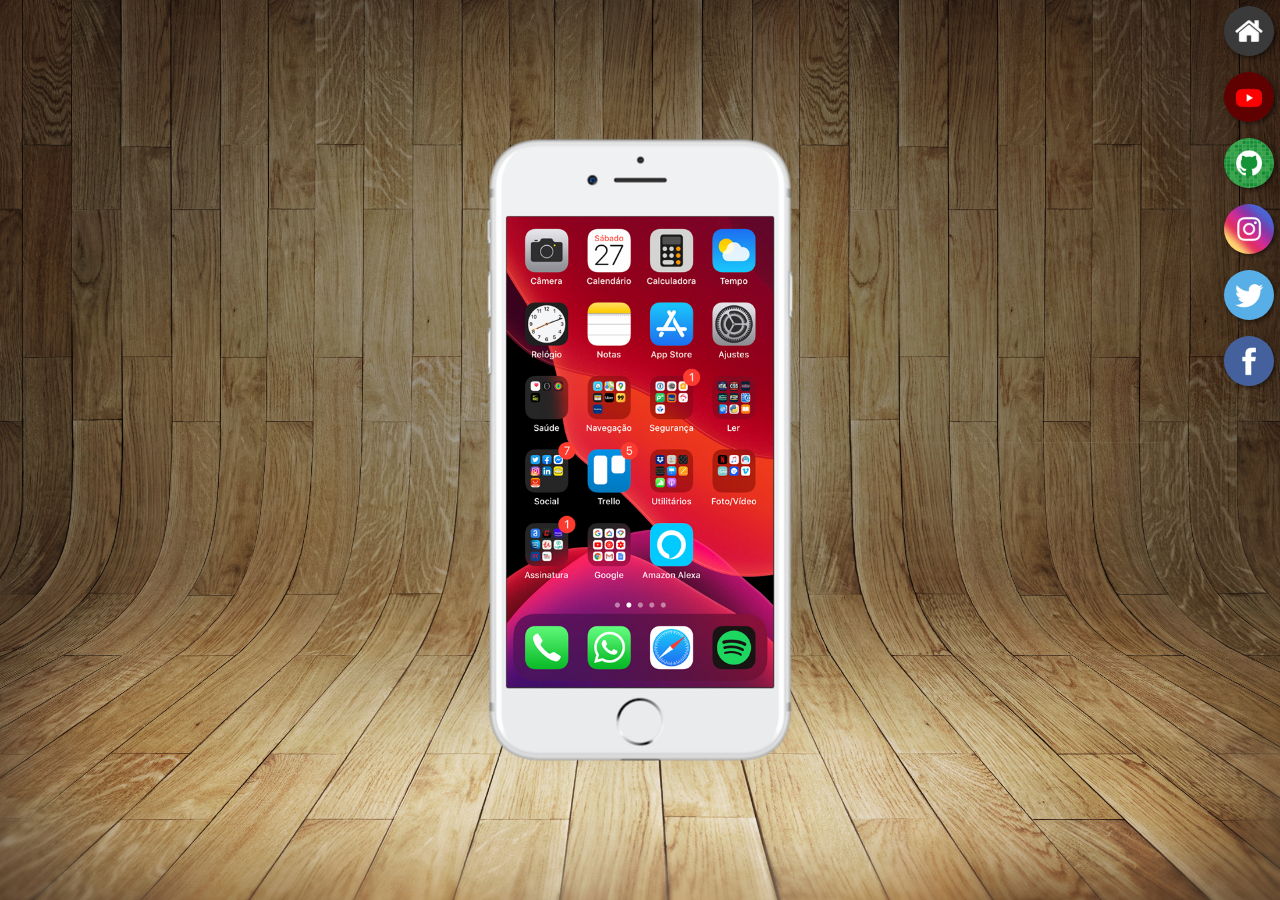
<file: index.html>
<!DOCTYPE html>
<html lang="pt-br">
<head>
    <meta charset="UTF-8">
    <meta name="viewport" content="width=device-width, initial-scale=1.0">
    <link rel="shortcut icon" href="../imagens/favicon.ico" type="image/x-icon">
    <link rel="stylesheet" href="style/style.css">

    <title>Projeto Redes Sociais</title>
</head>
<body>
    <main>
        <section id="telefone">
            <iframe src="home.html" name="tela" id="tela" frameborder="0">Seu Navegador não é compatível com o carregamento !</iframe>
        </section>

        <section id="redes-sociais">
            <a href="home.html" target="tela">
                <img src="imagens/logo-home.jpg" alt="Tela Inicial">
            </a> <br>
            <a href="youtube.html" target="tela">
                <img src="imagens/logo-youtube.jpg" alt="Youtube">
            </a> <br>
            <a href="github.html" target="tela">
                <img src="imagens/logo-github.jpg" alt="Github">
            </a> <br>
            <a href="instagram.html" target="tela">
                <img src="imagens/logo-instagram.jpg" alt="Instagram">
            </a> <br>
            <a href="twitter.html" target="tela">
                <img src="imagens/logo-twitter.jpg" alt="Twitter">
            </a> <br>
            <a href="facebook.html" target="tela">
                <img src="imagens/logo-facebook.jpg" alt="Facebook">
            </a>
        </section>
    </main>
</body>
</html>
</file>
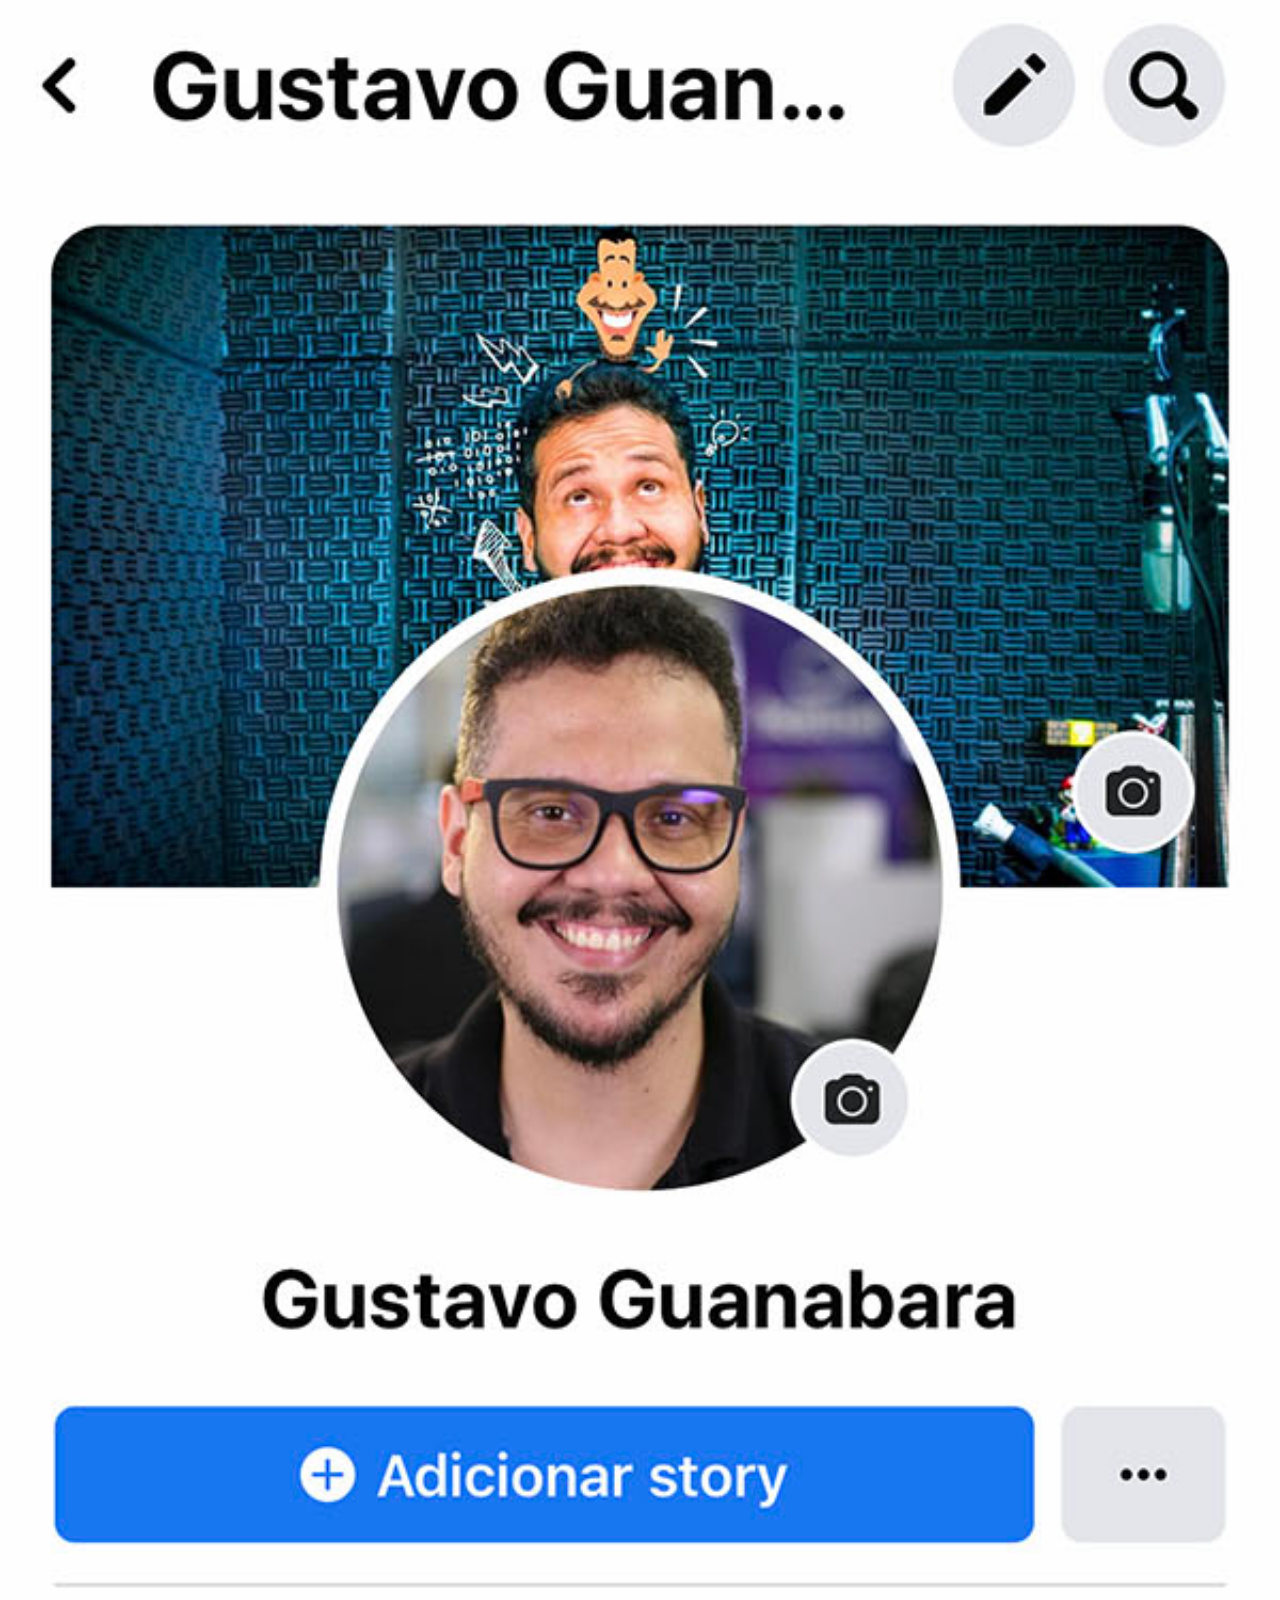
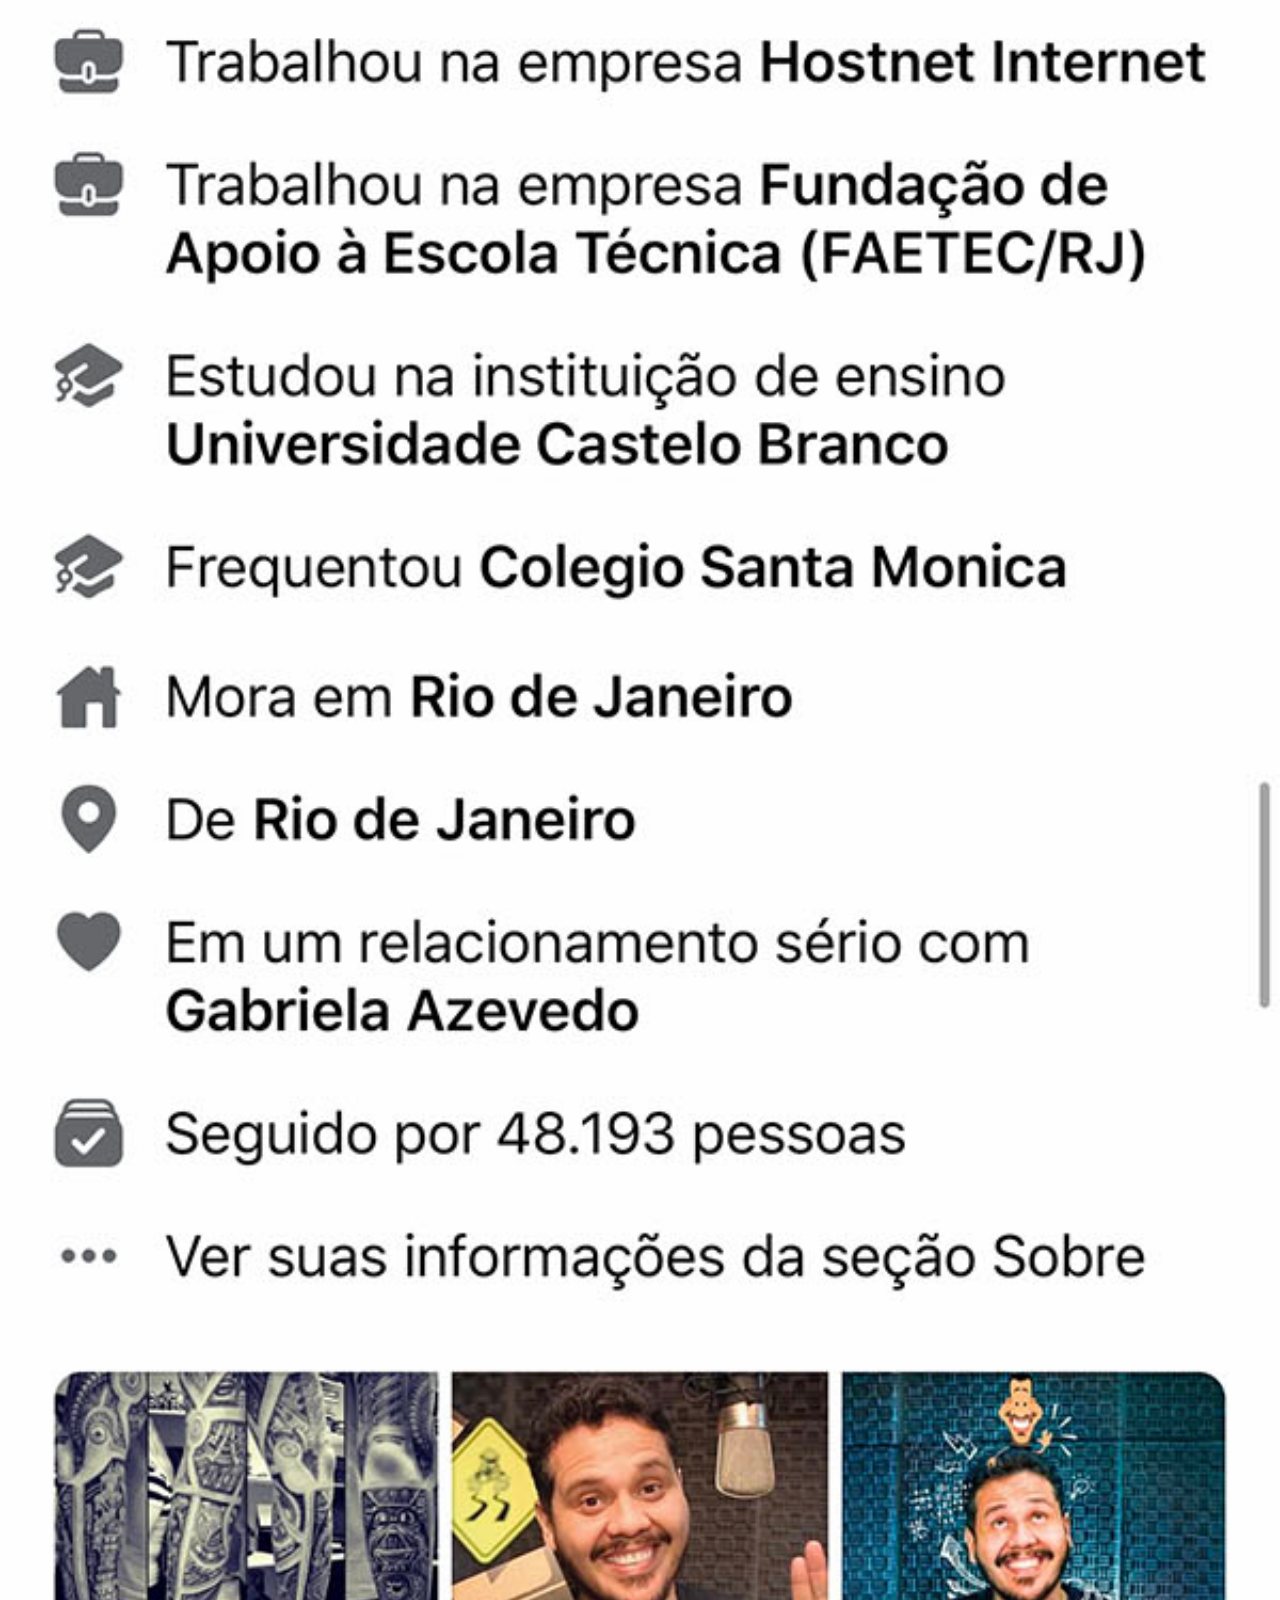
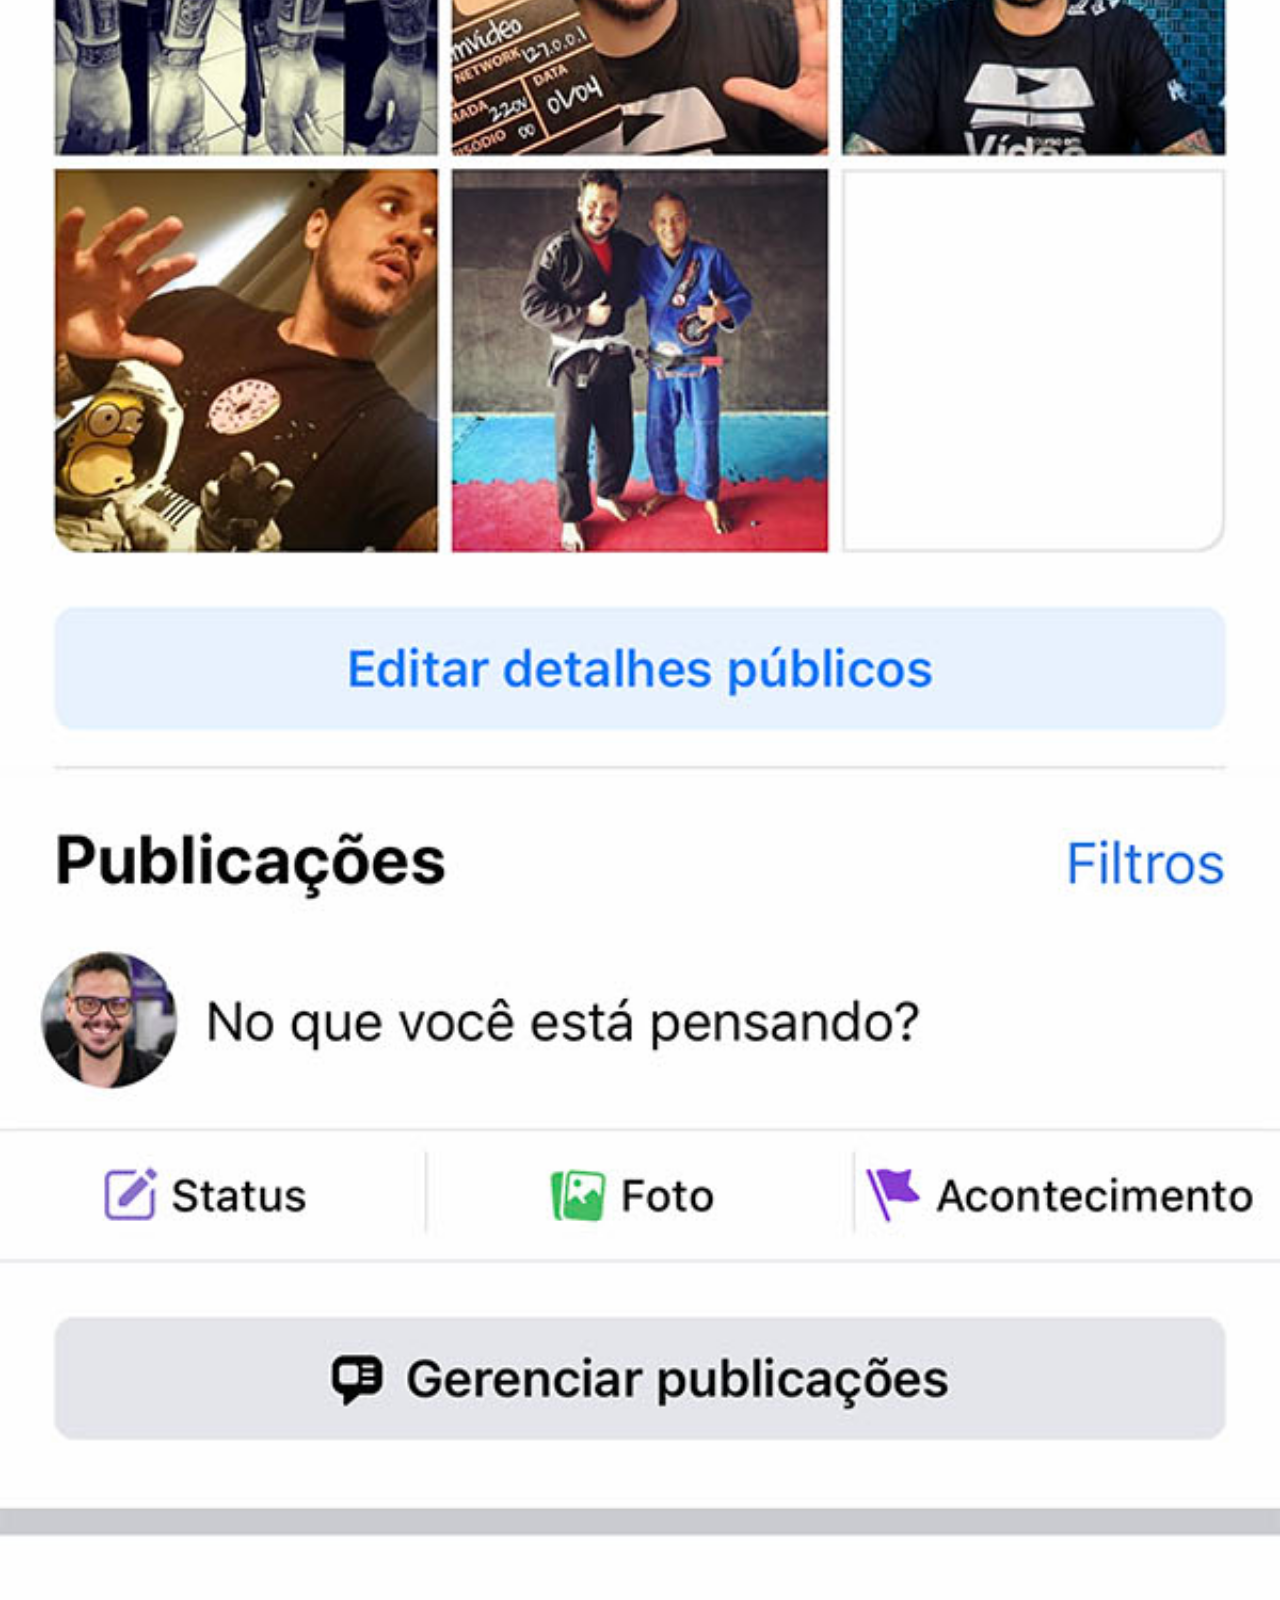
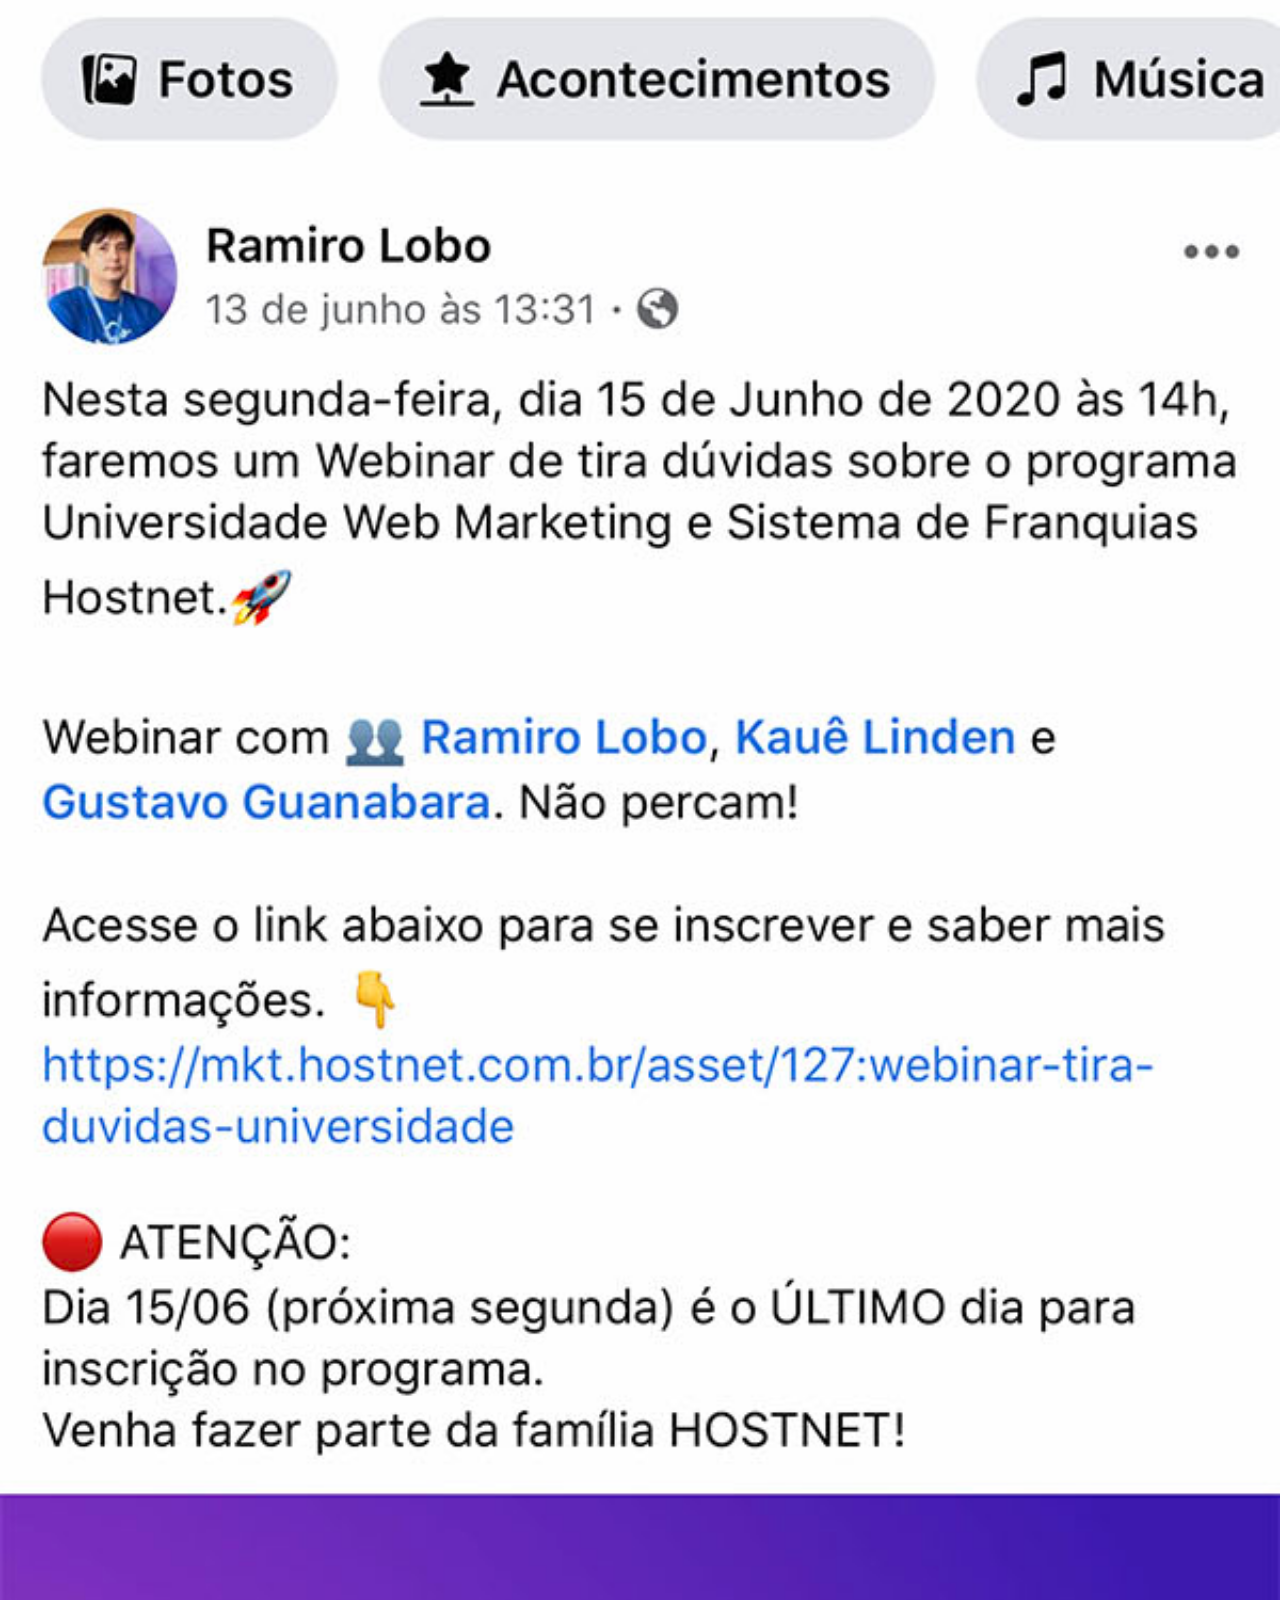
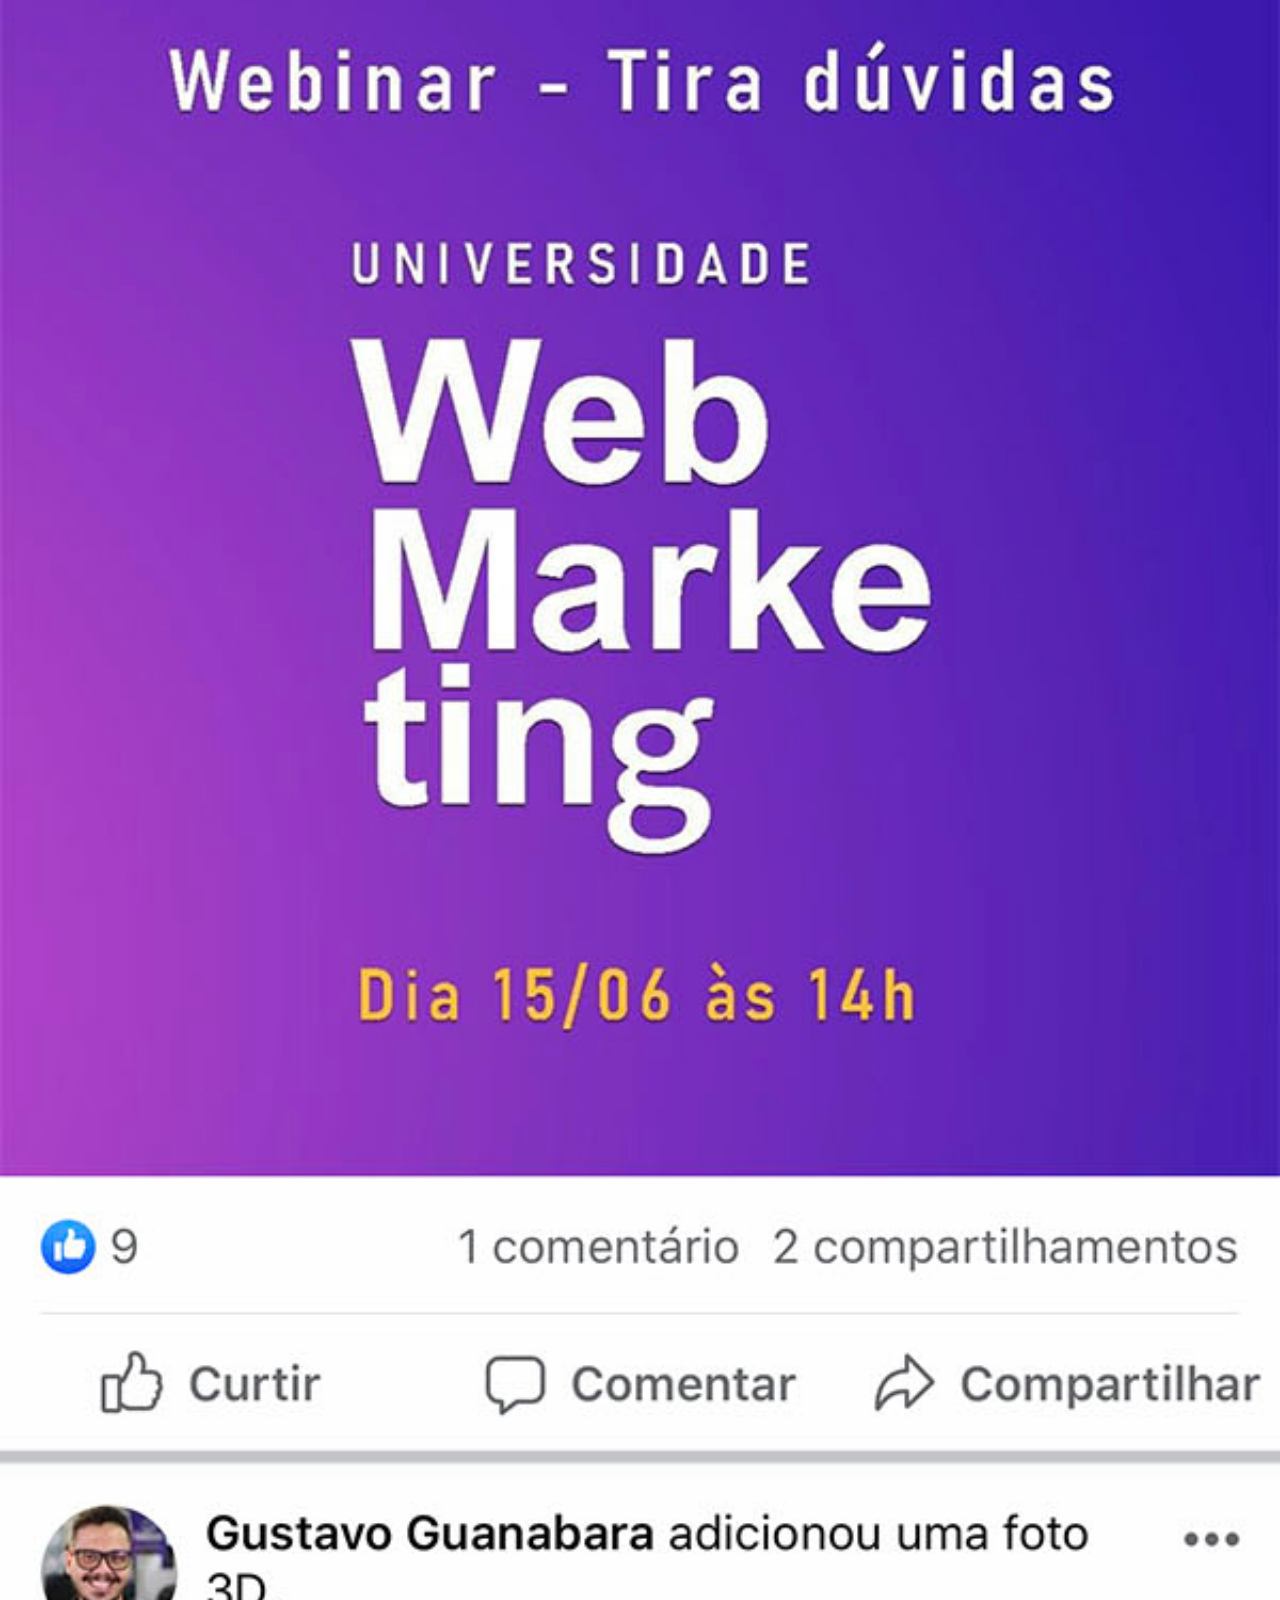
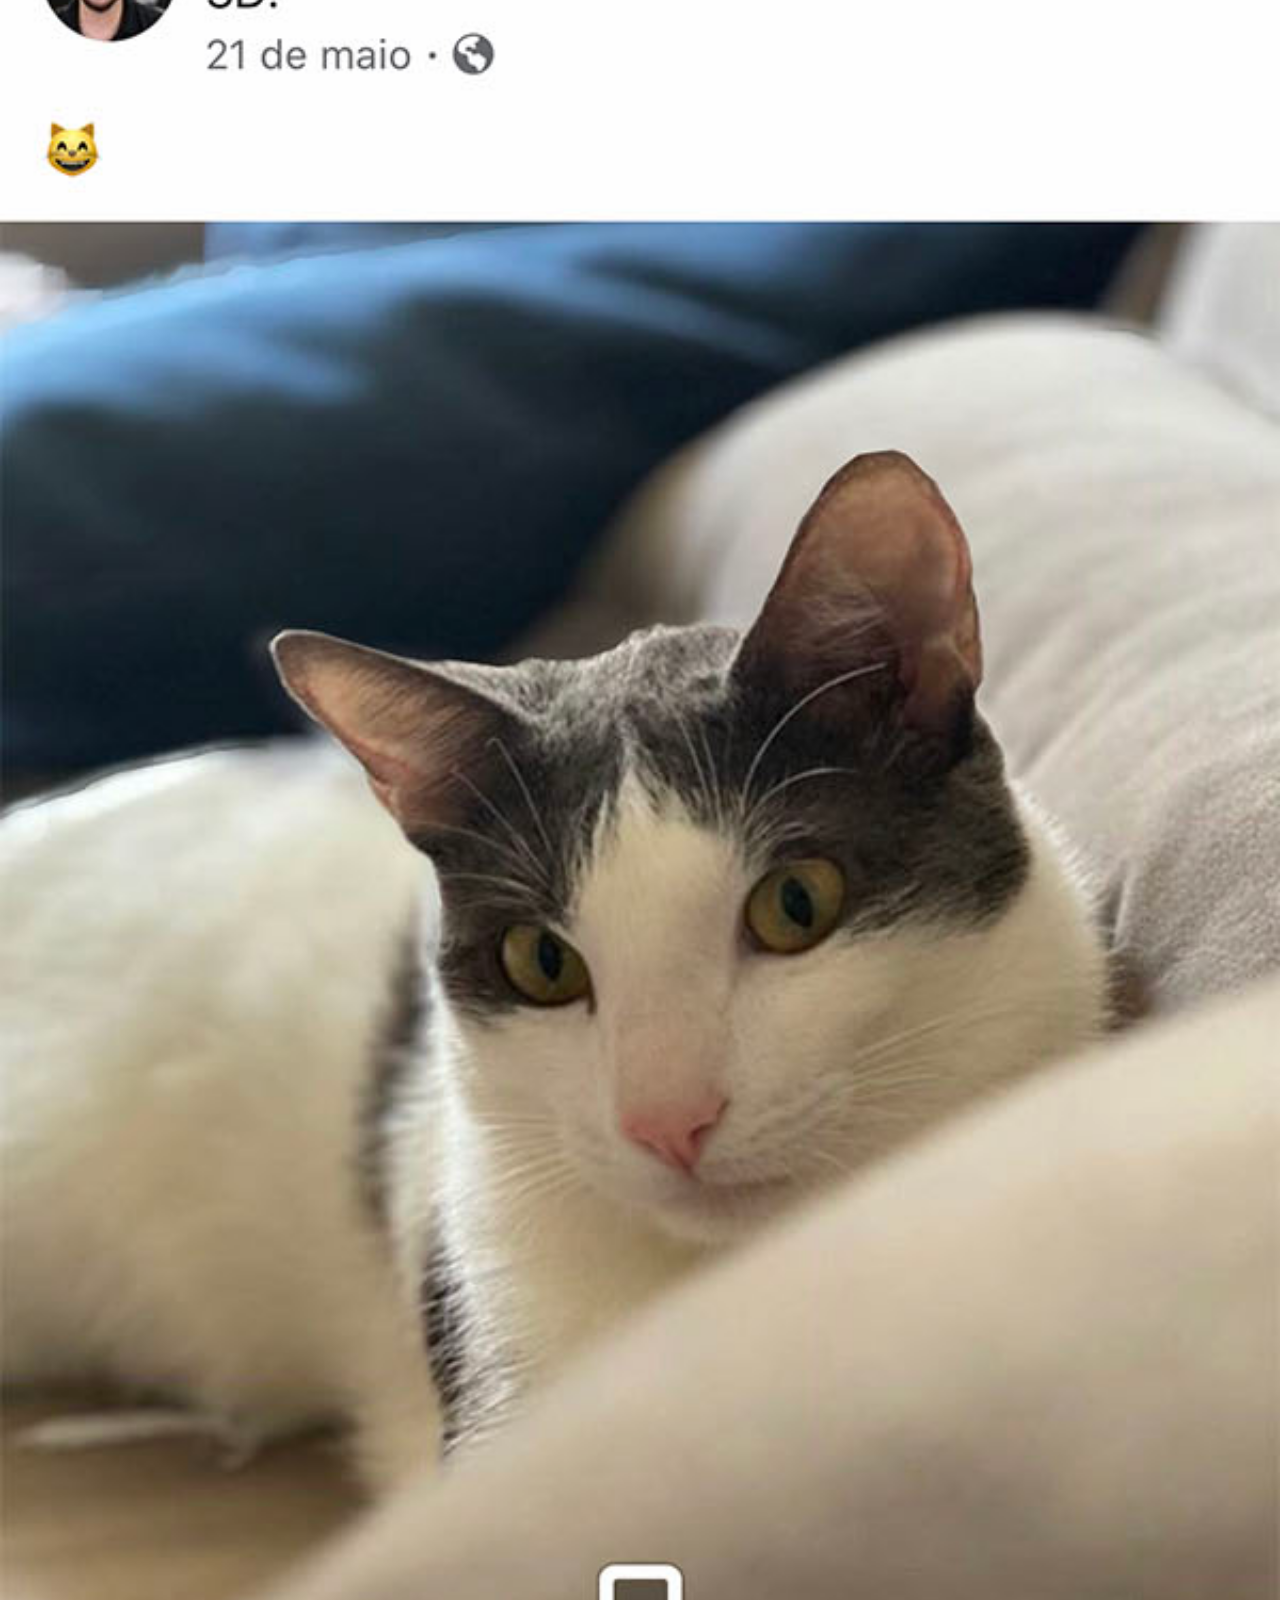
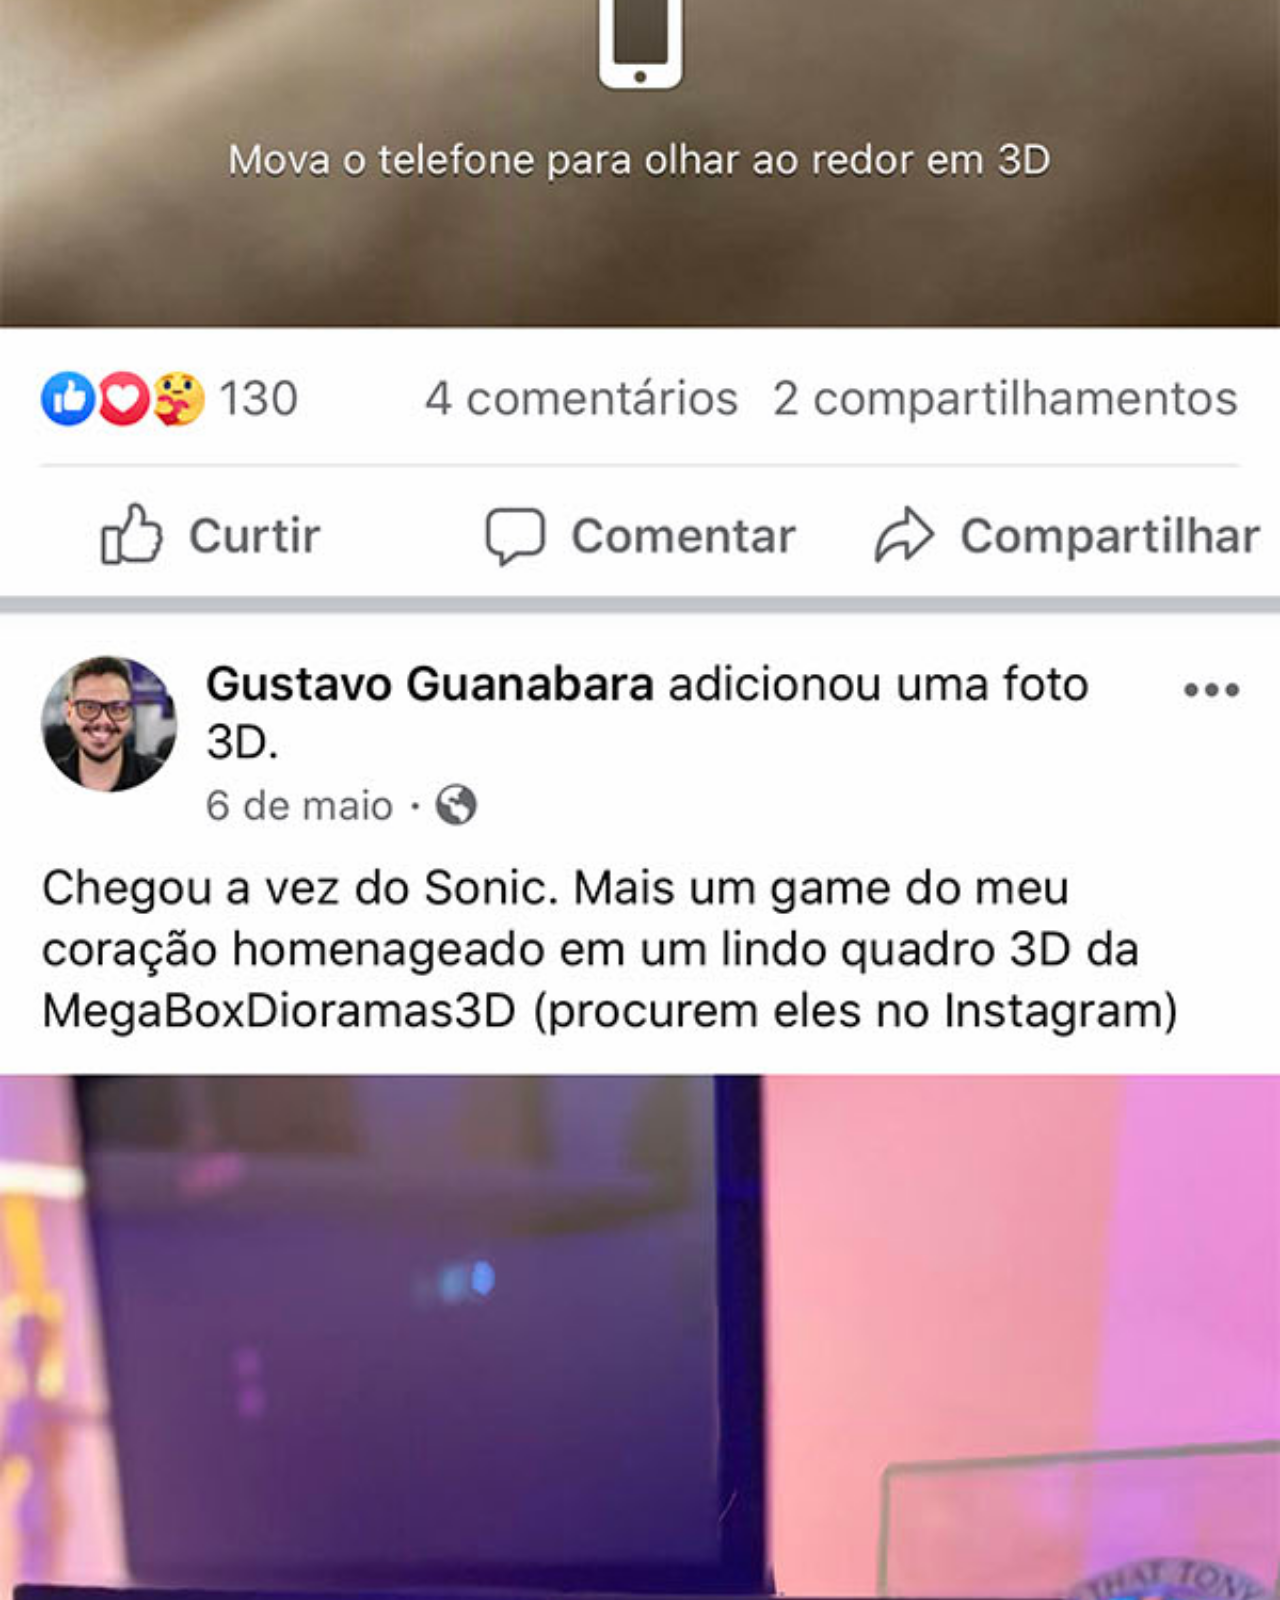
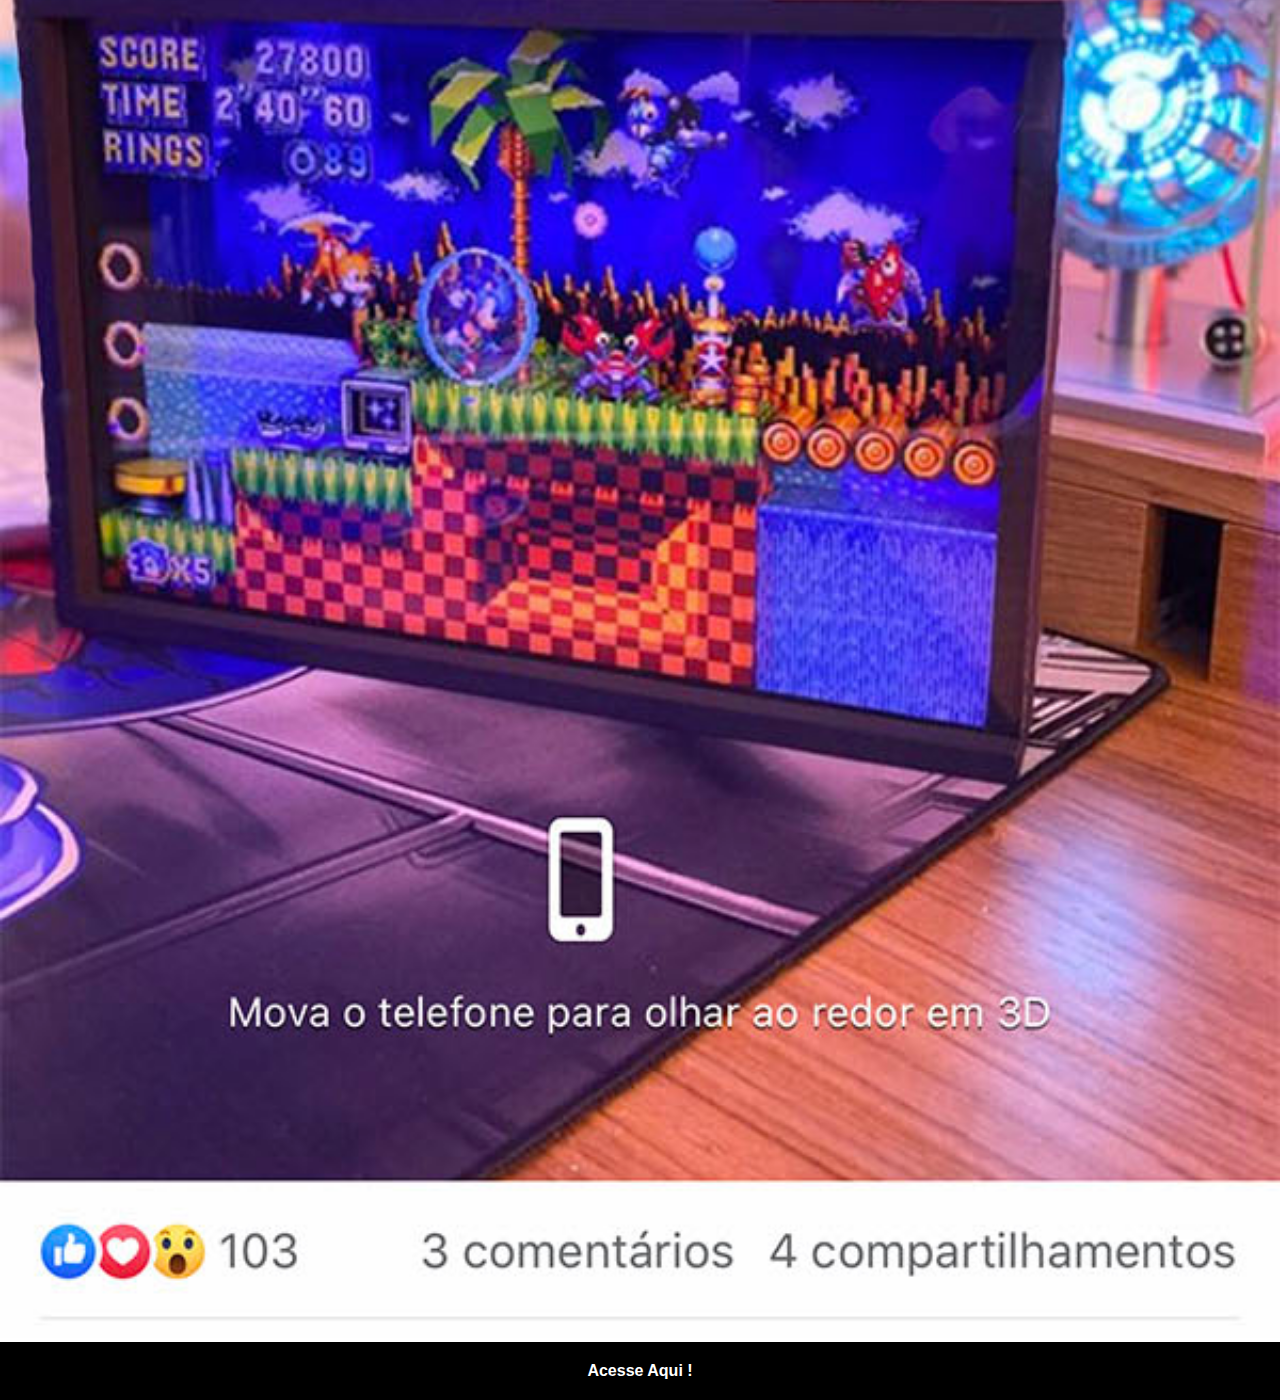
<file: facebook.html>
<!DOCTYPE html>
<html lang="pt-br">
<head>
    <meta charset="UTF-8">
    <meta name="viewport" content="width=device-width, initial-scale=1.0">
    <title>Facebook</title>
    <link rel="stylesheet" href="style/social.css">
</head>
<body>
    <img src="imagens/tela-facebook.jpg" alt="Facebook">
    <a href="https://www.facebook.com/gustavoguanabara/?locale=pt_BR" target="_blank">Acesse Aqui !</a>
</body>
</html>
</file>
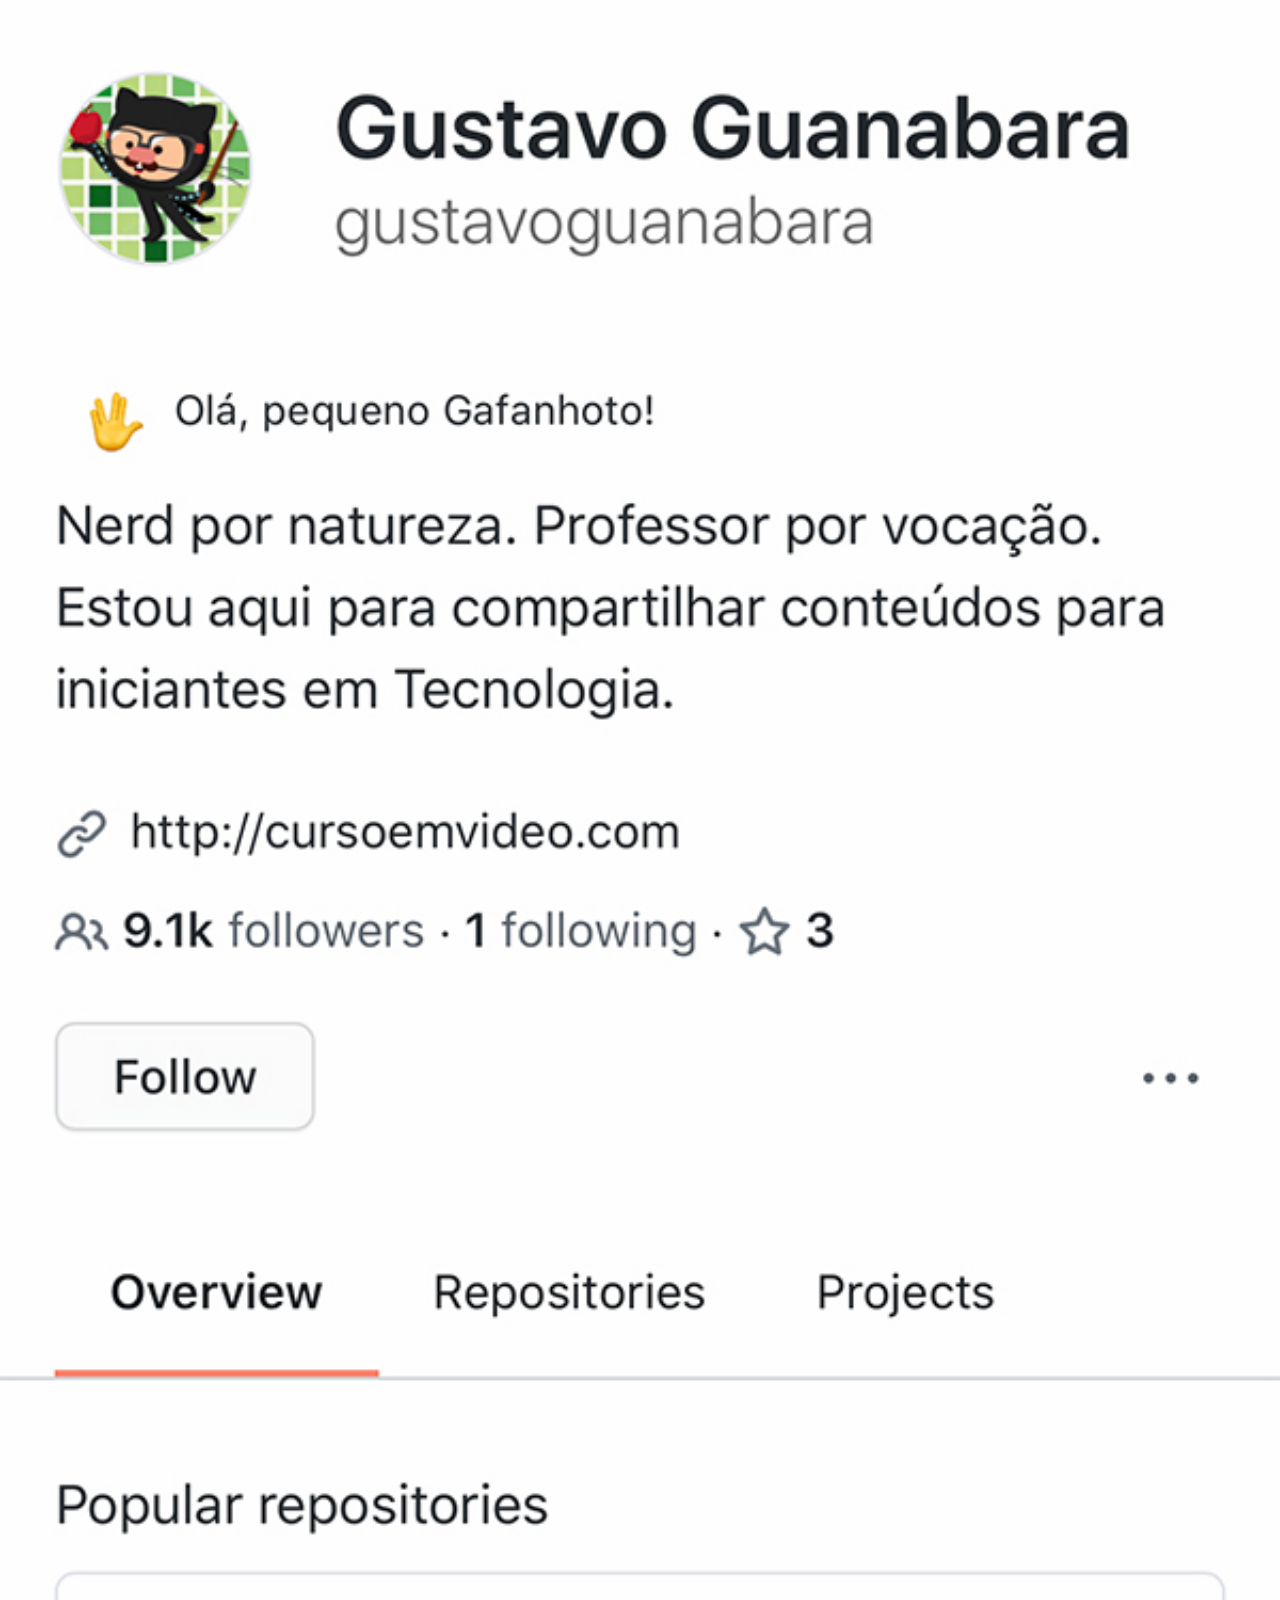
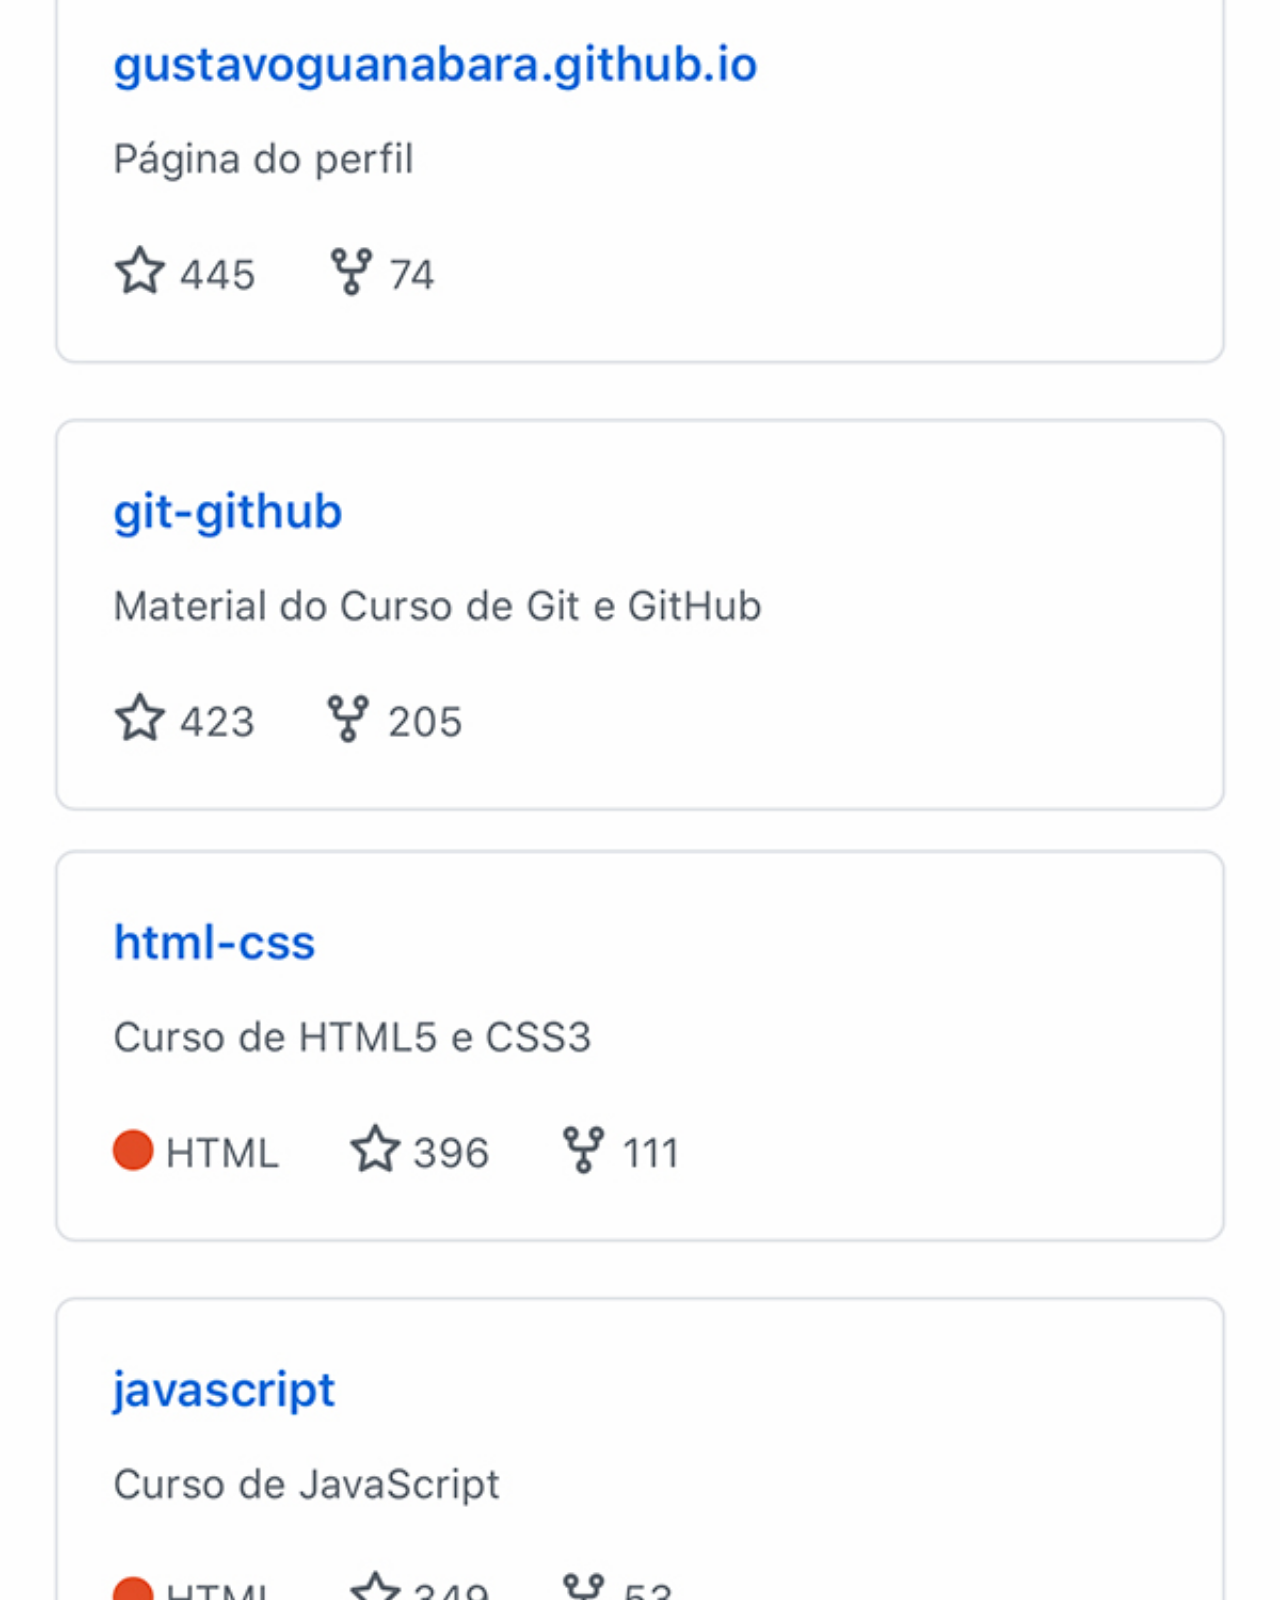
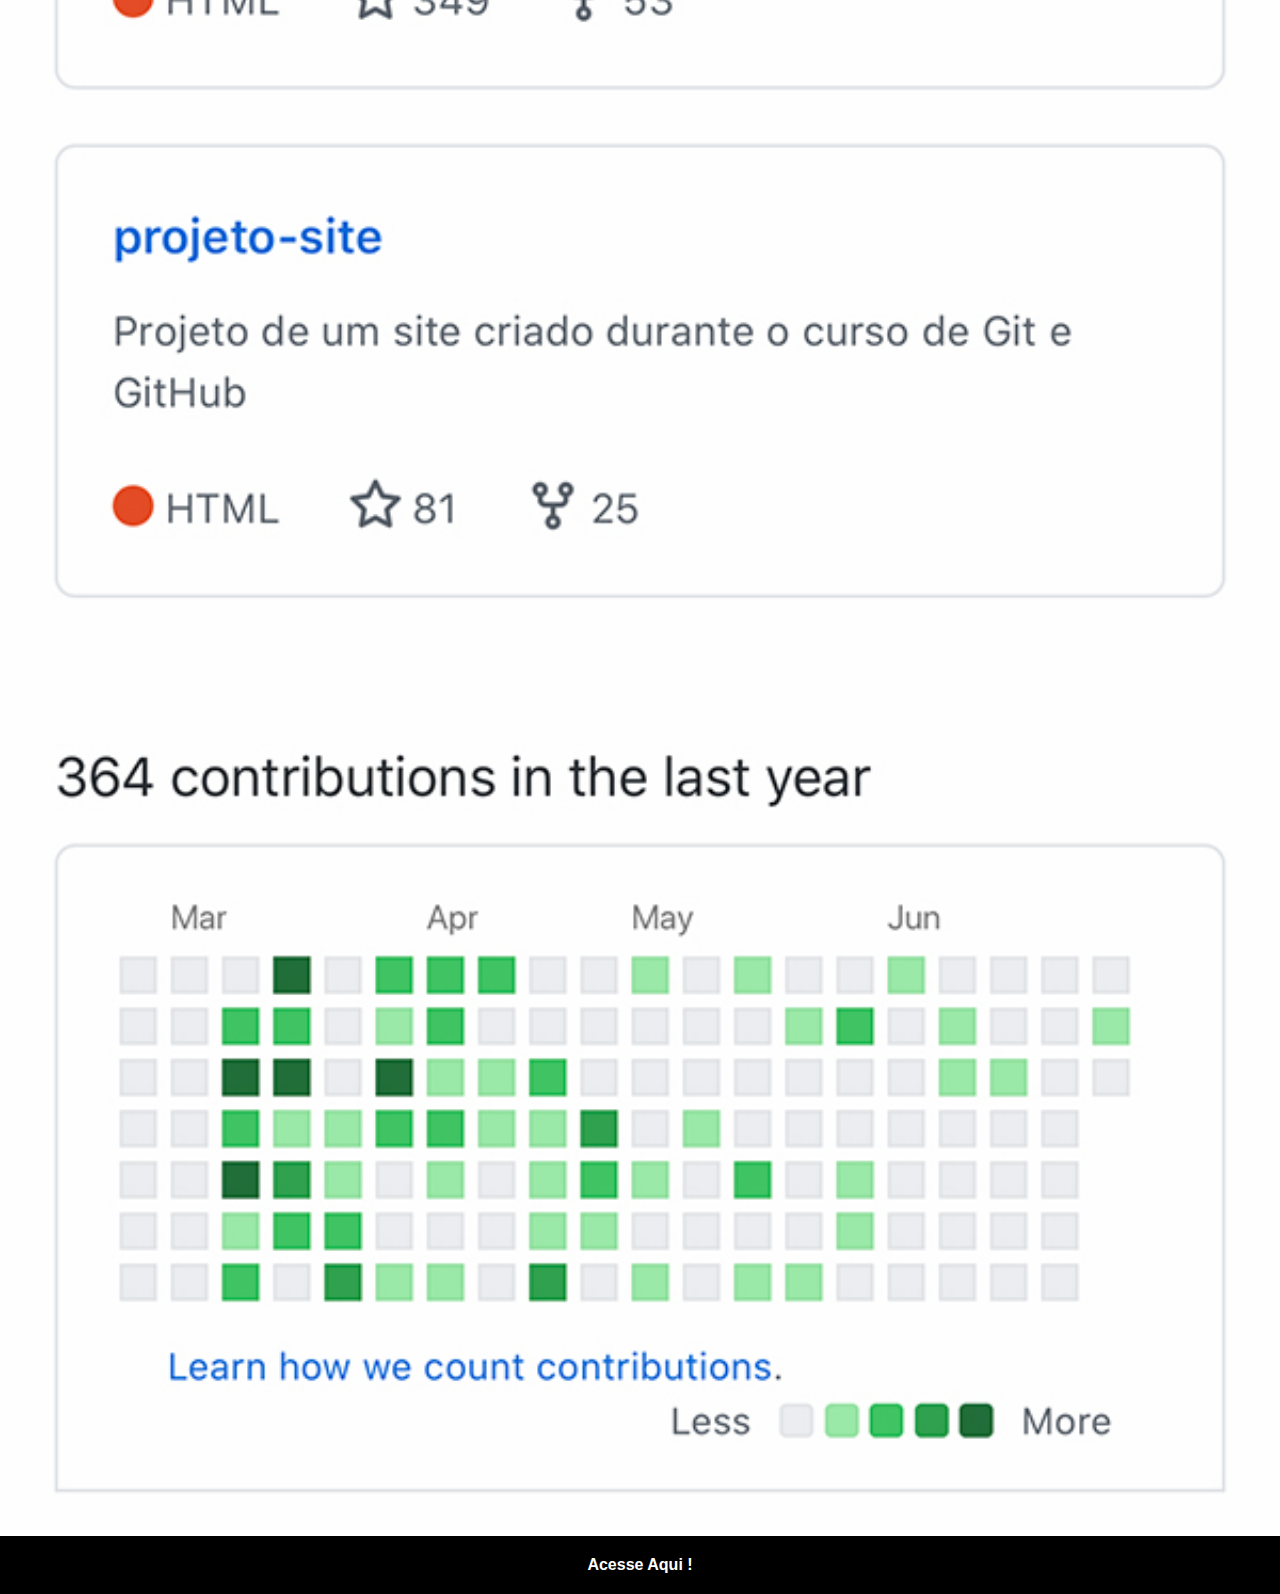
<file: github.html>
<!DOCTYPE html>
<html lang="pt-br">
<head>
    <meta charset="UTF-8">
    <meta name="viewport" content="width=device-width, initial-scale=1.0">
    <title>Github</title>
    <link rel="stylesheet" href="style/social.css">
</head>
<body>
    <img src="imagens/tela-github.jpg" alt="Github">
    <a href="https://github.com/gustavoguanabara" target="_blank">Acesse Aqui !</a>
</body>
</html>
</file>
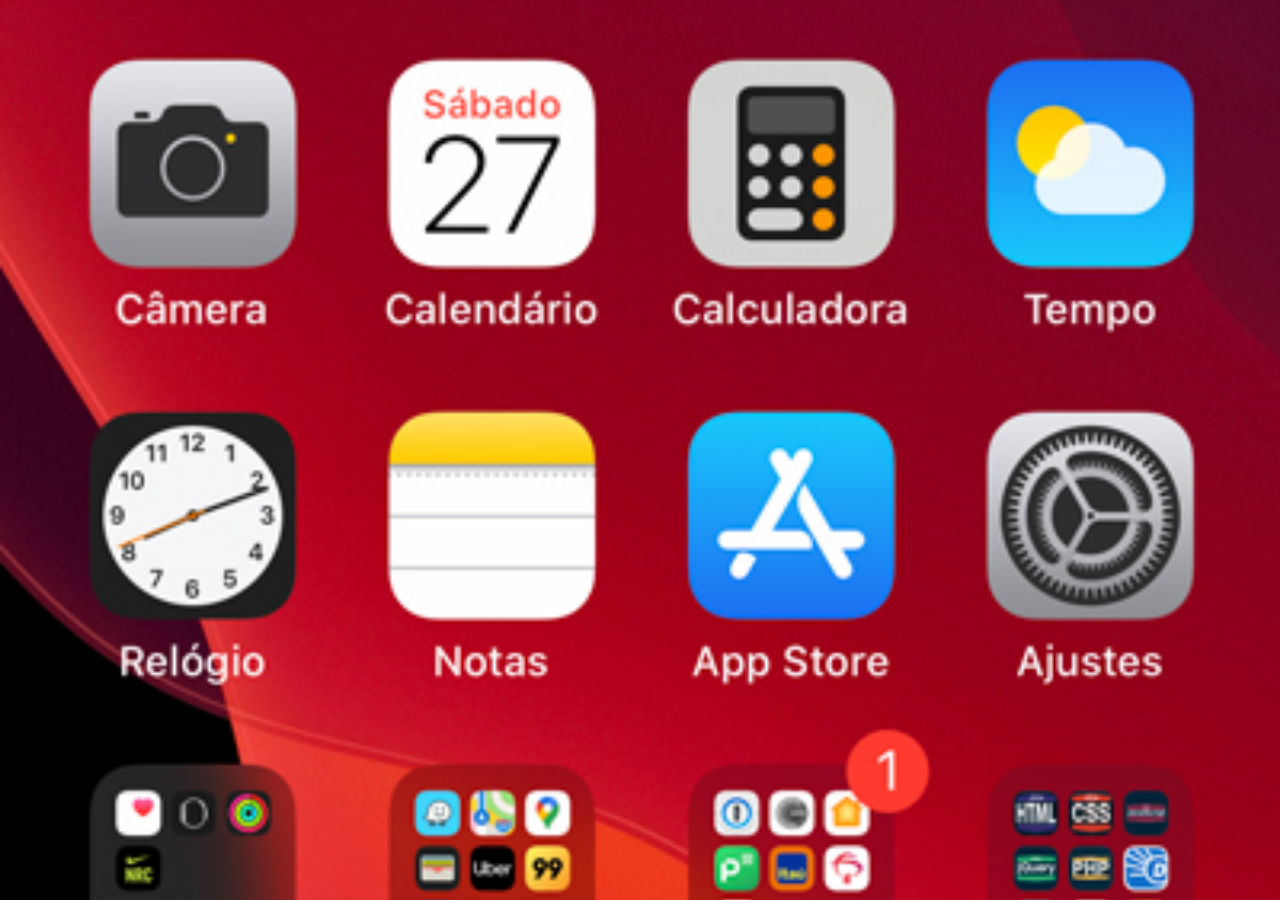
<file: home.html>
<!DOCTYPE html>
<html lang="pt-br">
<head>
    <meta charset="UTF-8">
    <meta name="viewport" content="width=device-width, initial-scale=1.0">
    <title>Home</title>
    <style>
        *{
            margin: 0px;
            padding: 0px;
        }

        body{
            height: 100vh;
            width: 100vw;
            background: black url(imagens/tela-home.jpg) no-repeat top center;
            background-size: cover;
        }
    </style>
</head>
<body>
    
</body>
</html>
</file>
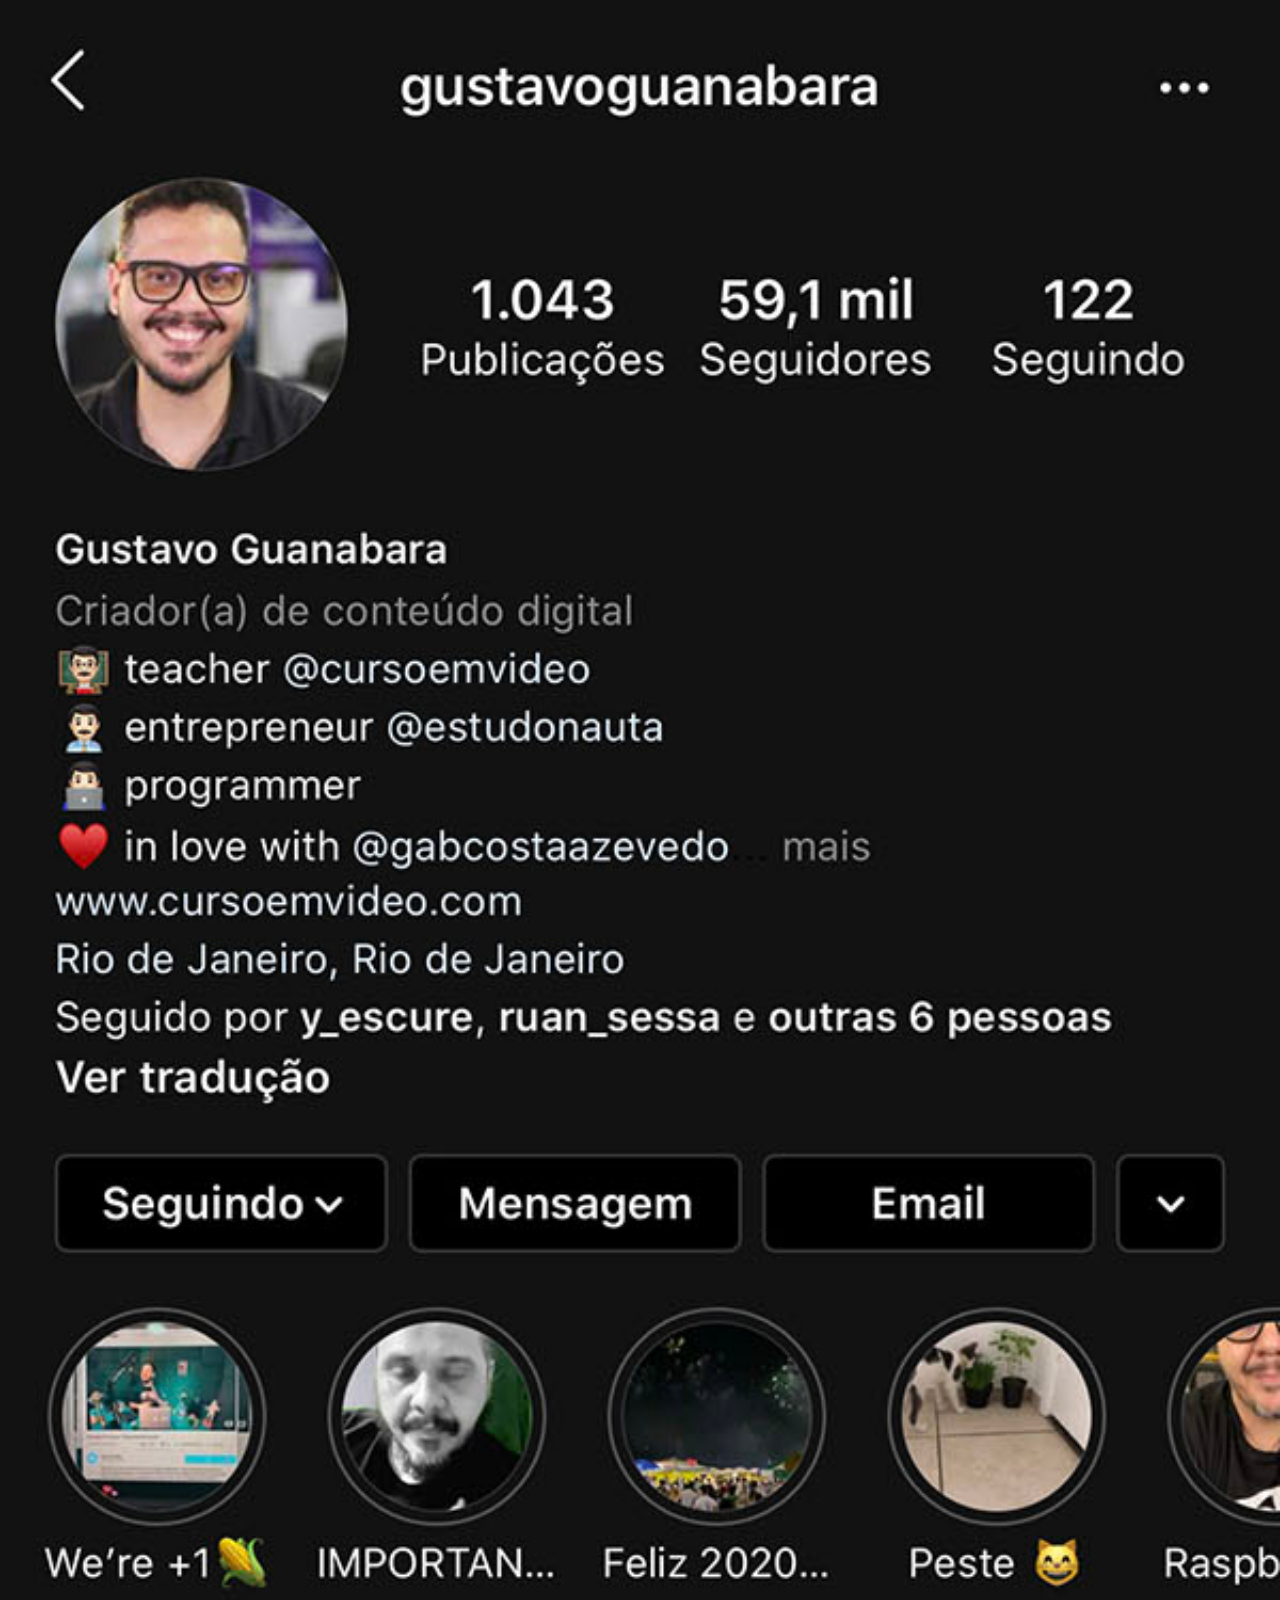
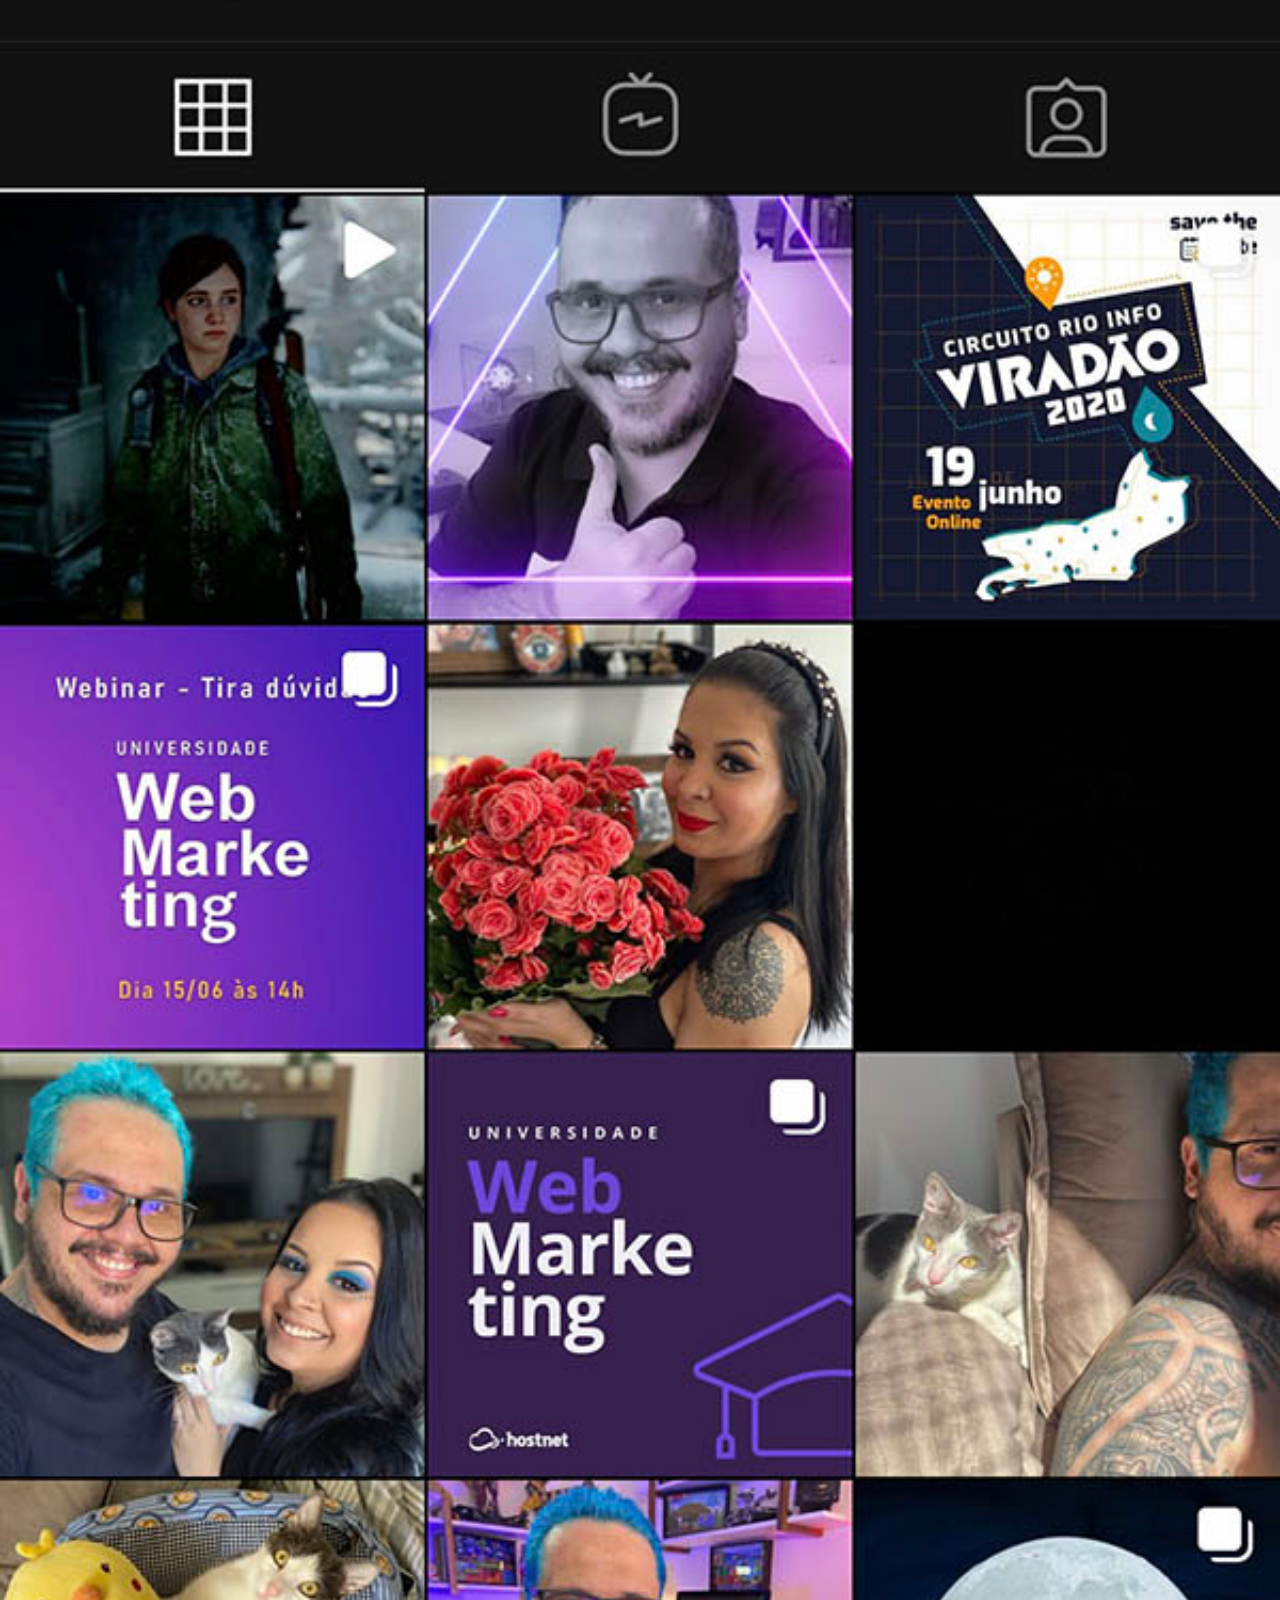
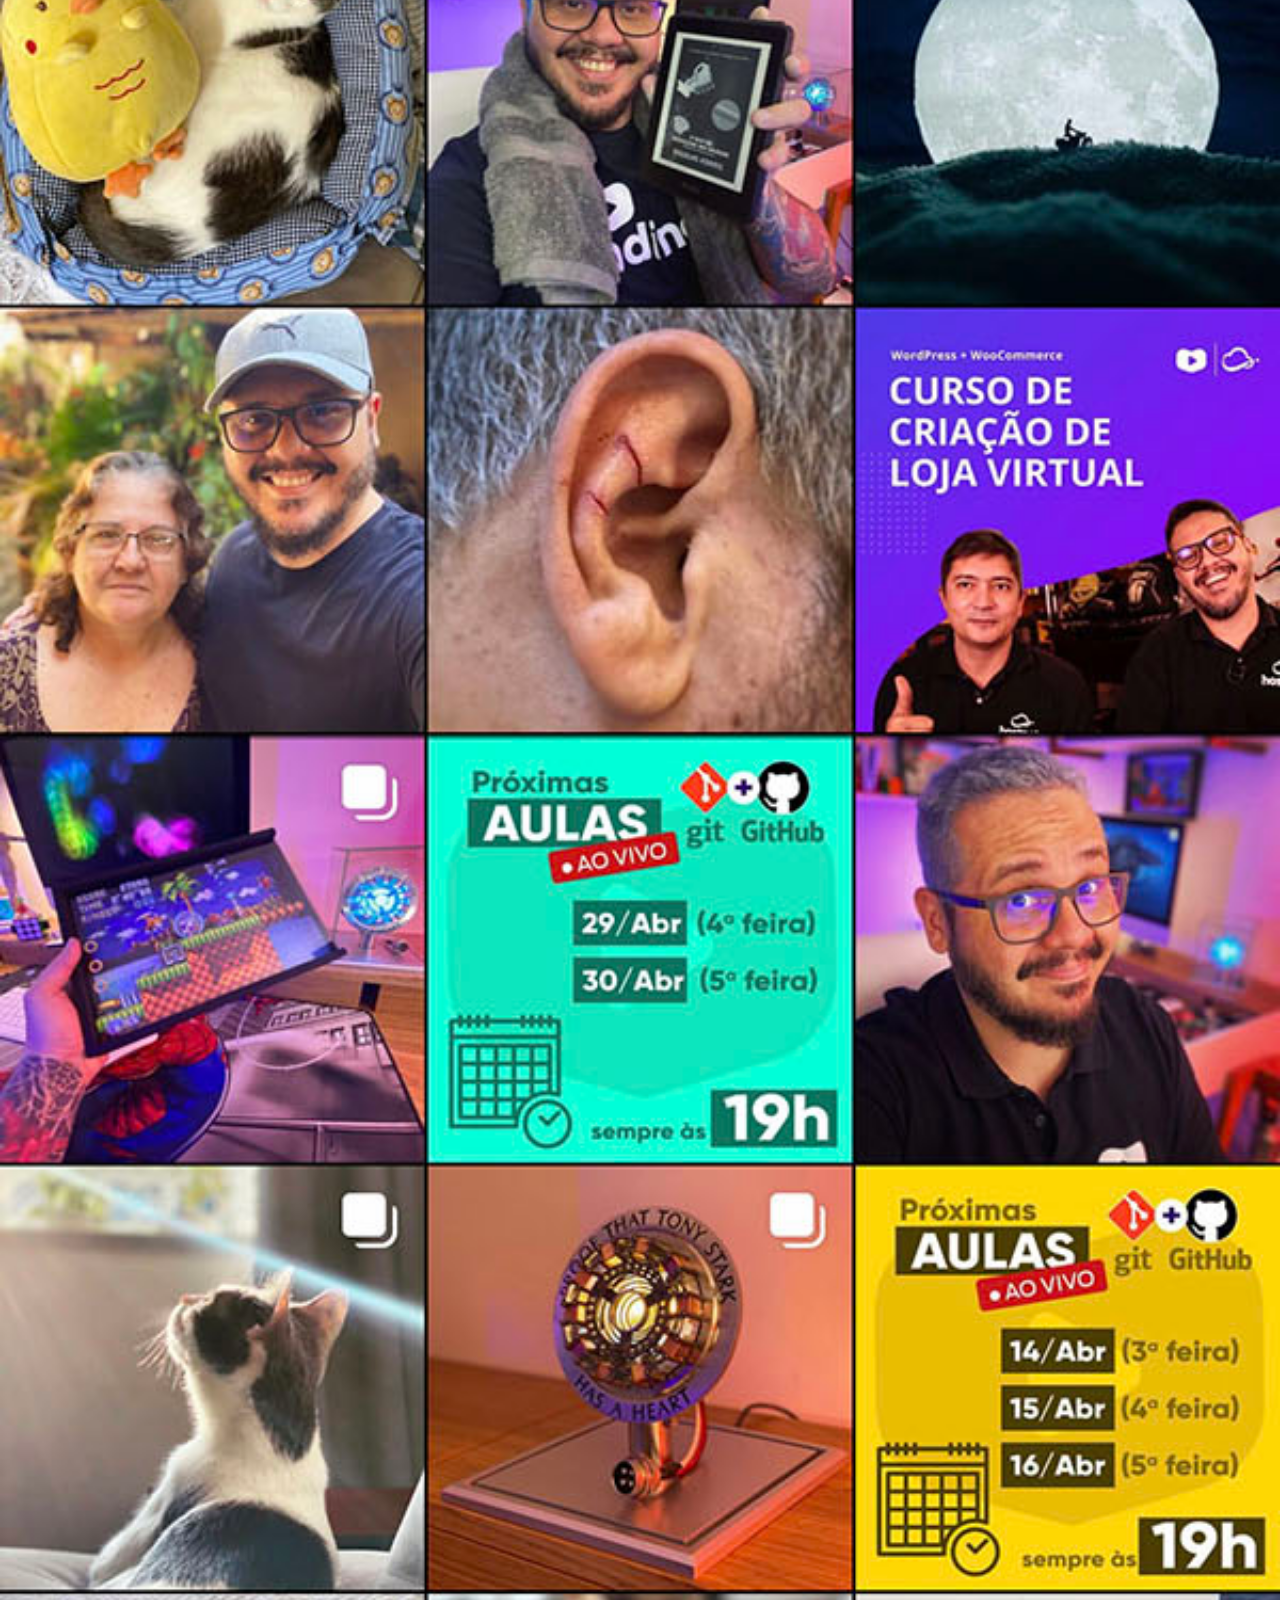
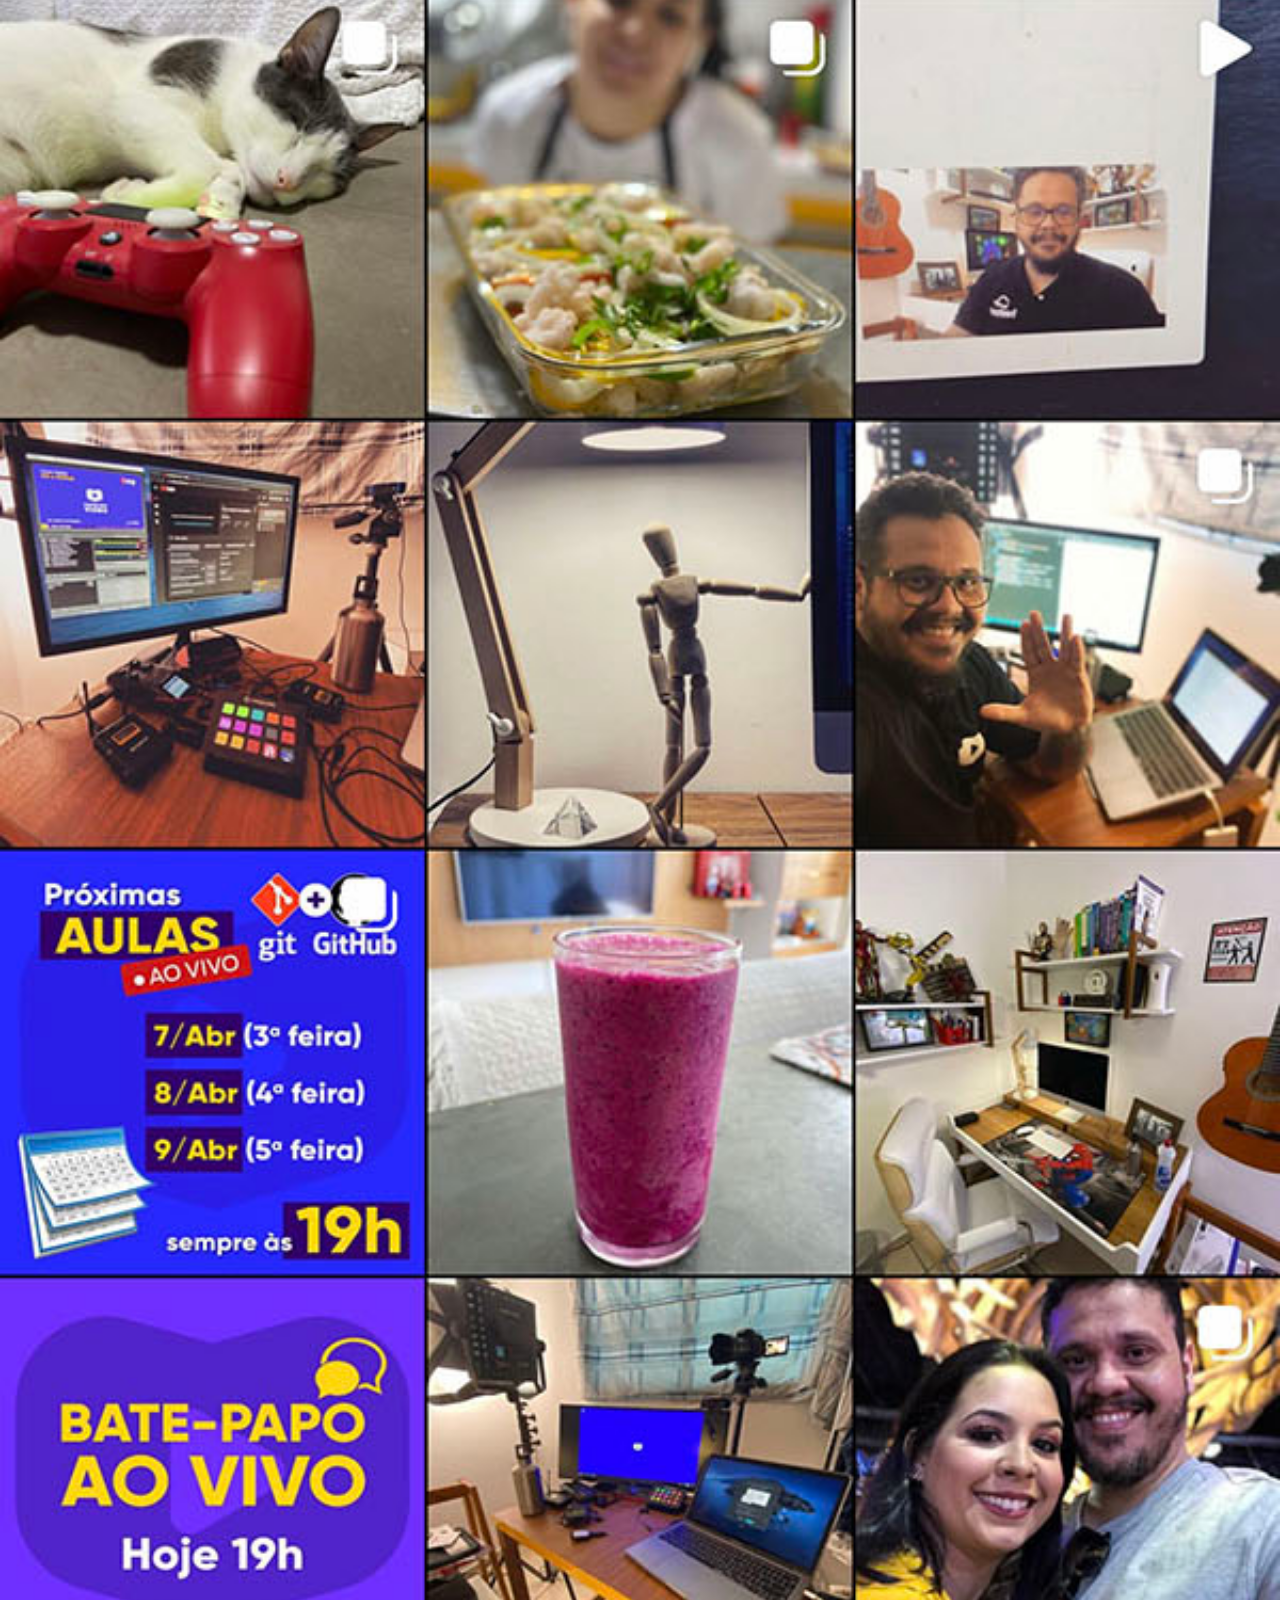
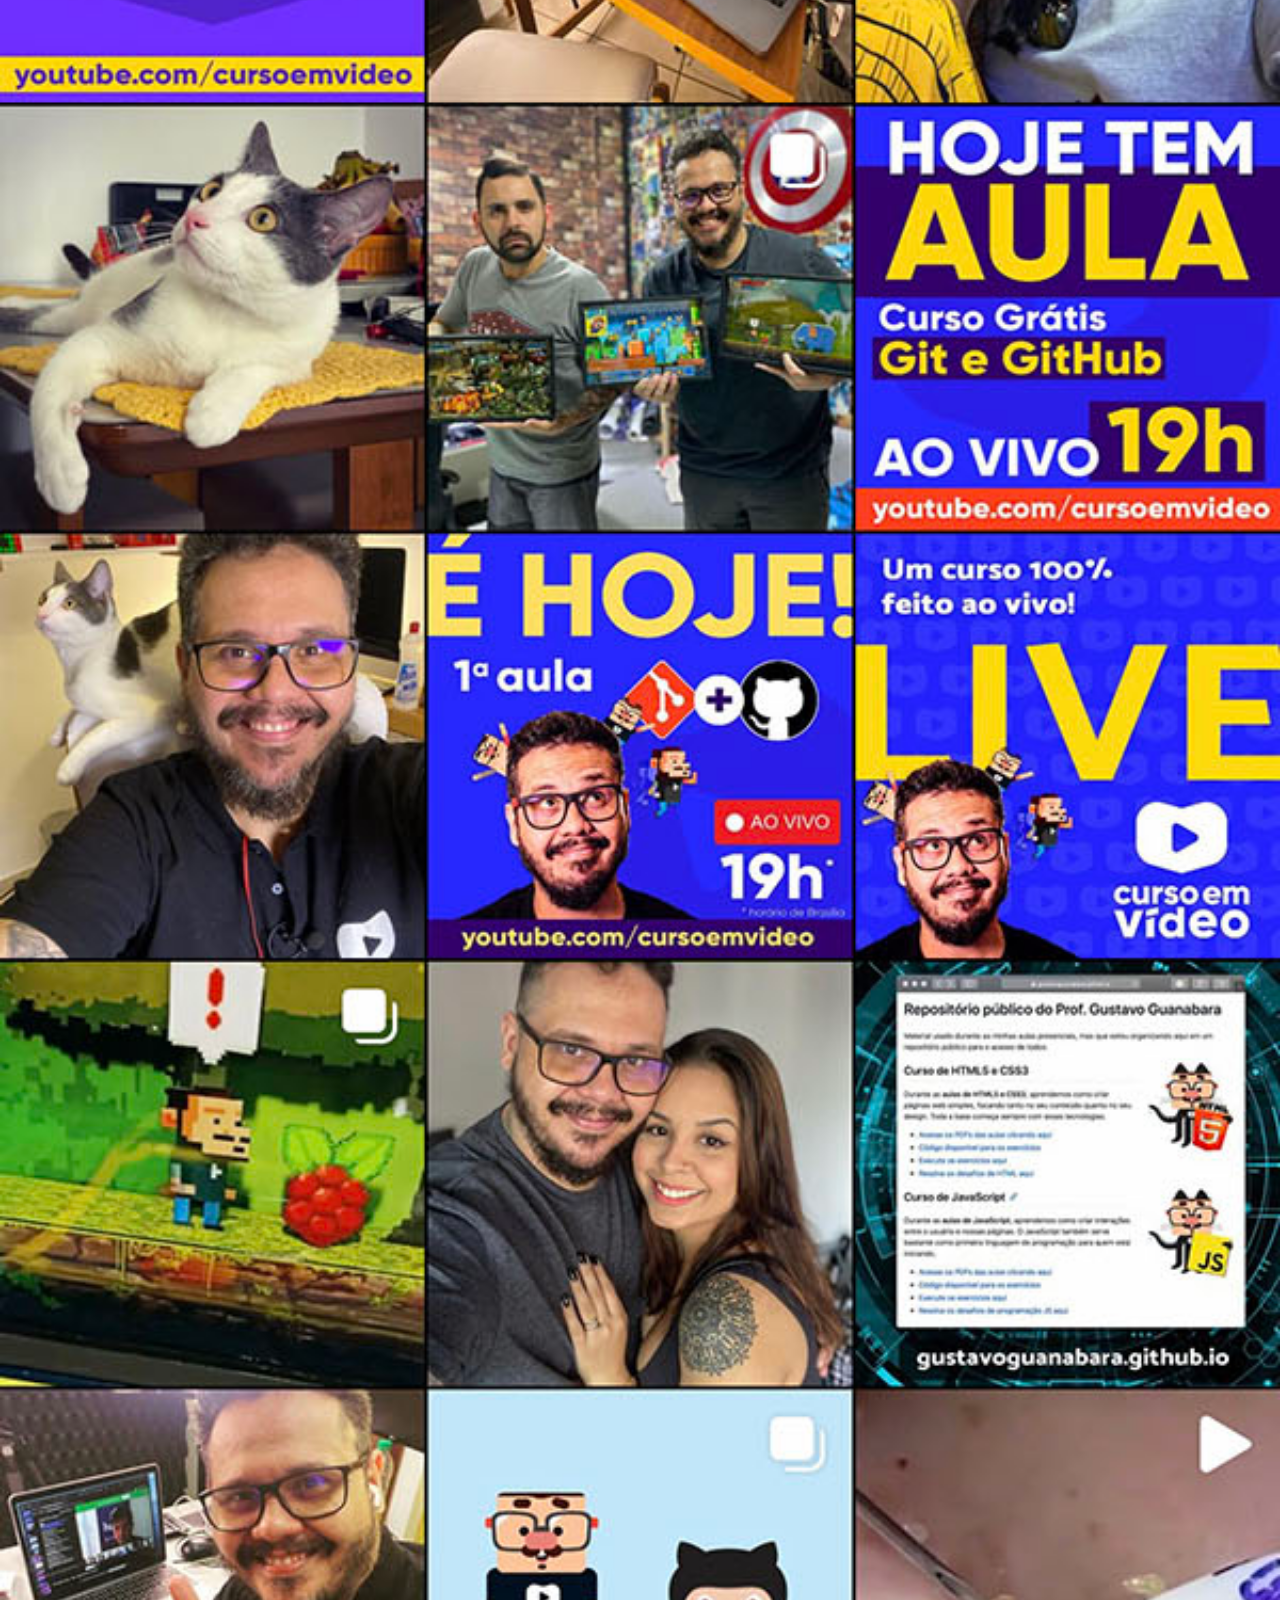
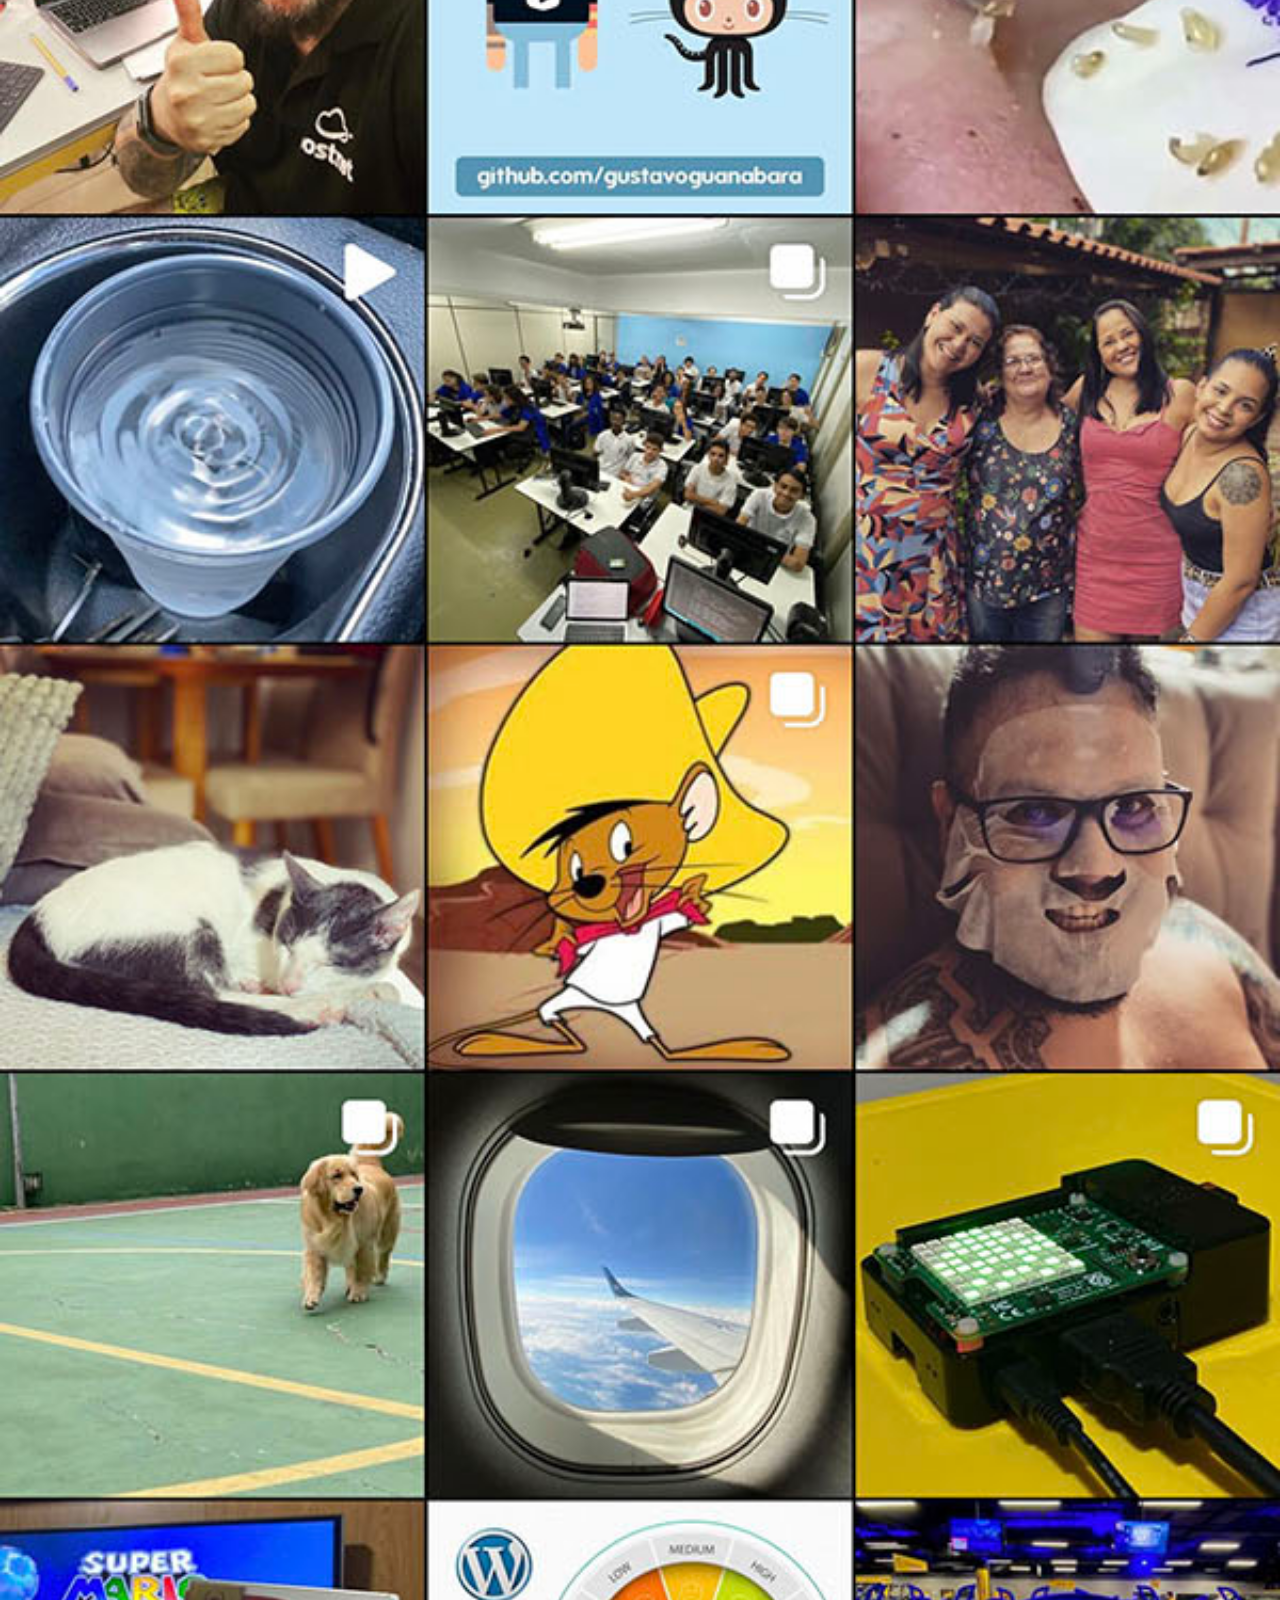
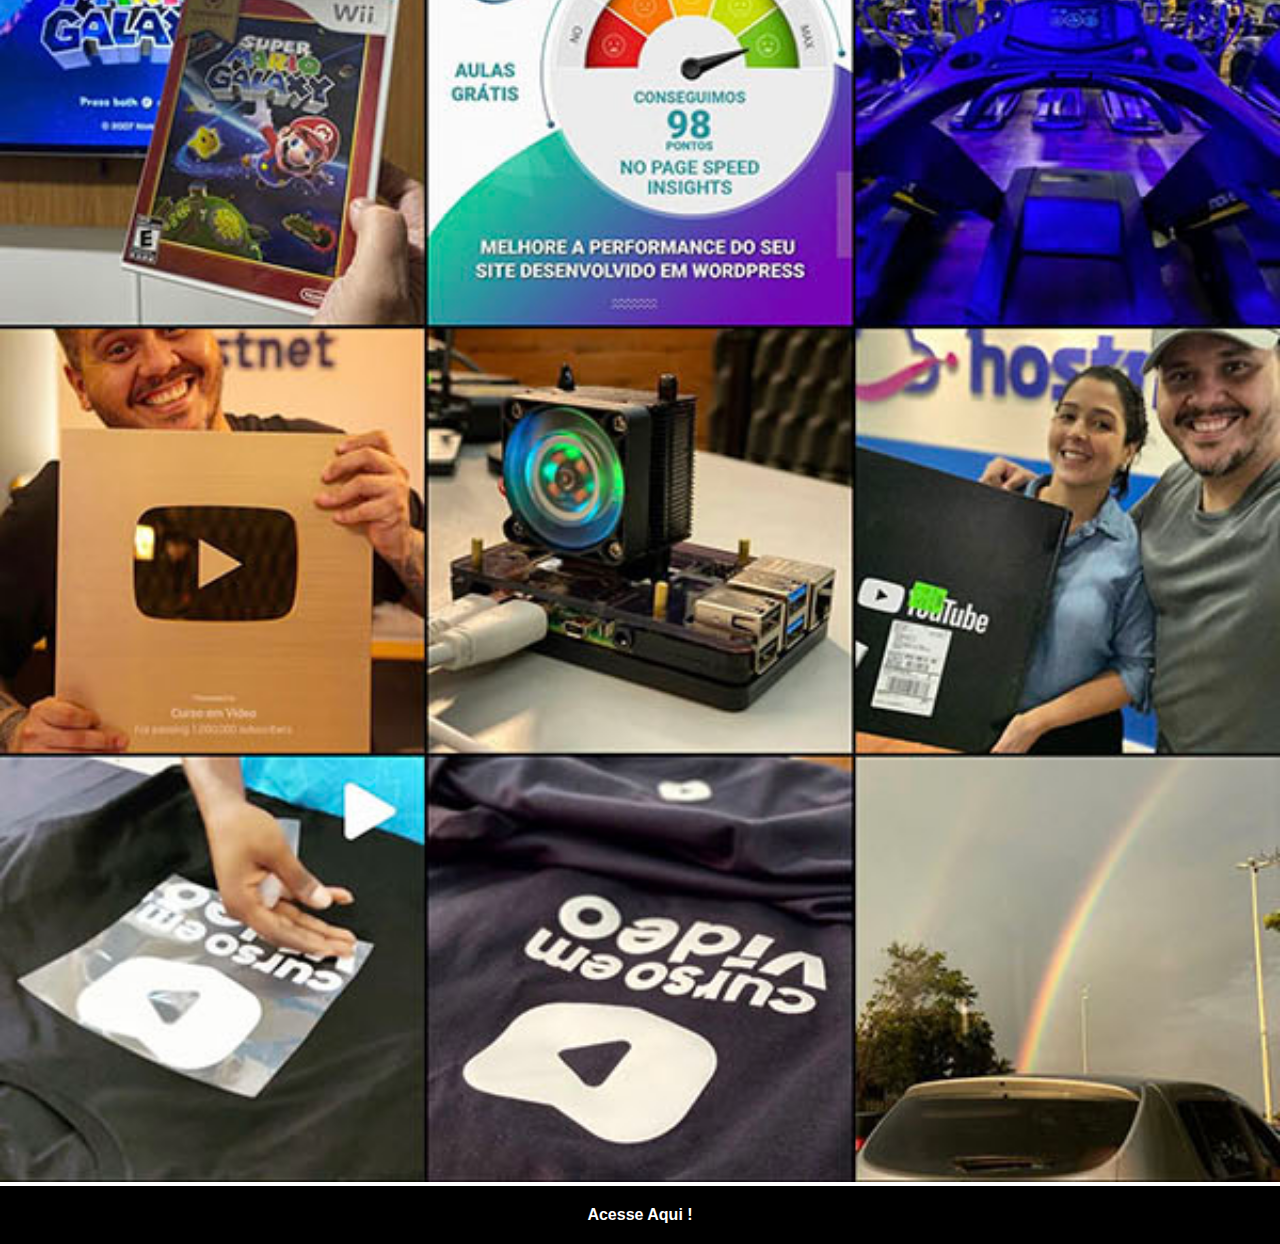
<file: instagram.html>
<!DOCTYPE html>
<html lang="pt-br">
<head>
    <meta charset="UTF-8">
    <meta name="viewport" content="width=device-width, initial-scale=1.0">
    <title>Instagram</title>
    <link rel="stylesheet" href="style/social.css">
</head>
<body>
    <img src="imagens/tela-instagram.jpg" alt="Instagram">
    <a href="https://www.instagram.com/gustavoguanabara/" target="_blank">Acesse Aqui !</a>
</body>
</html>
</file>
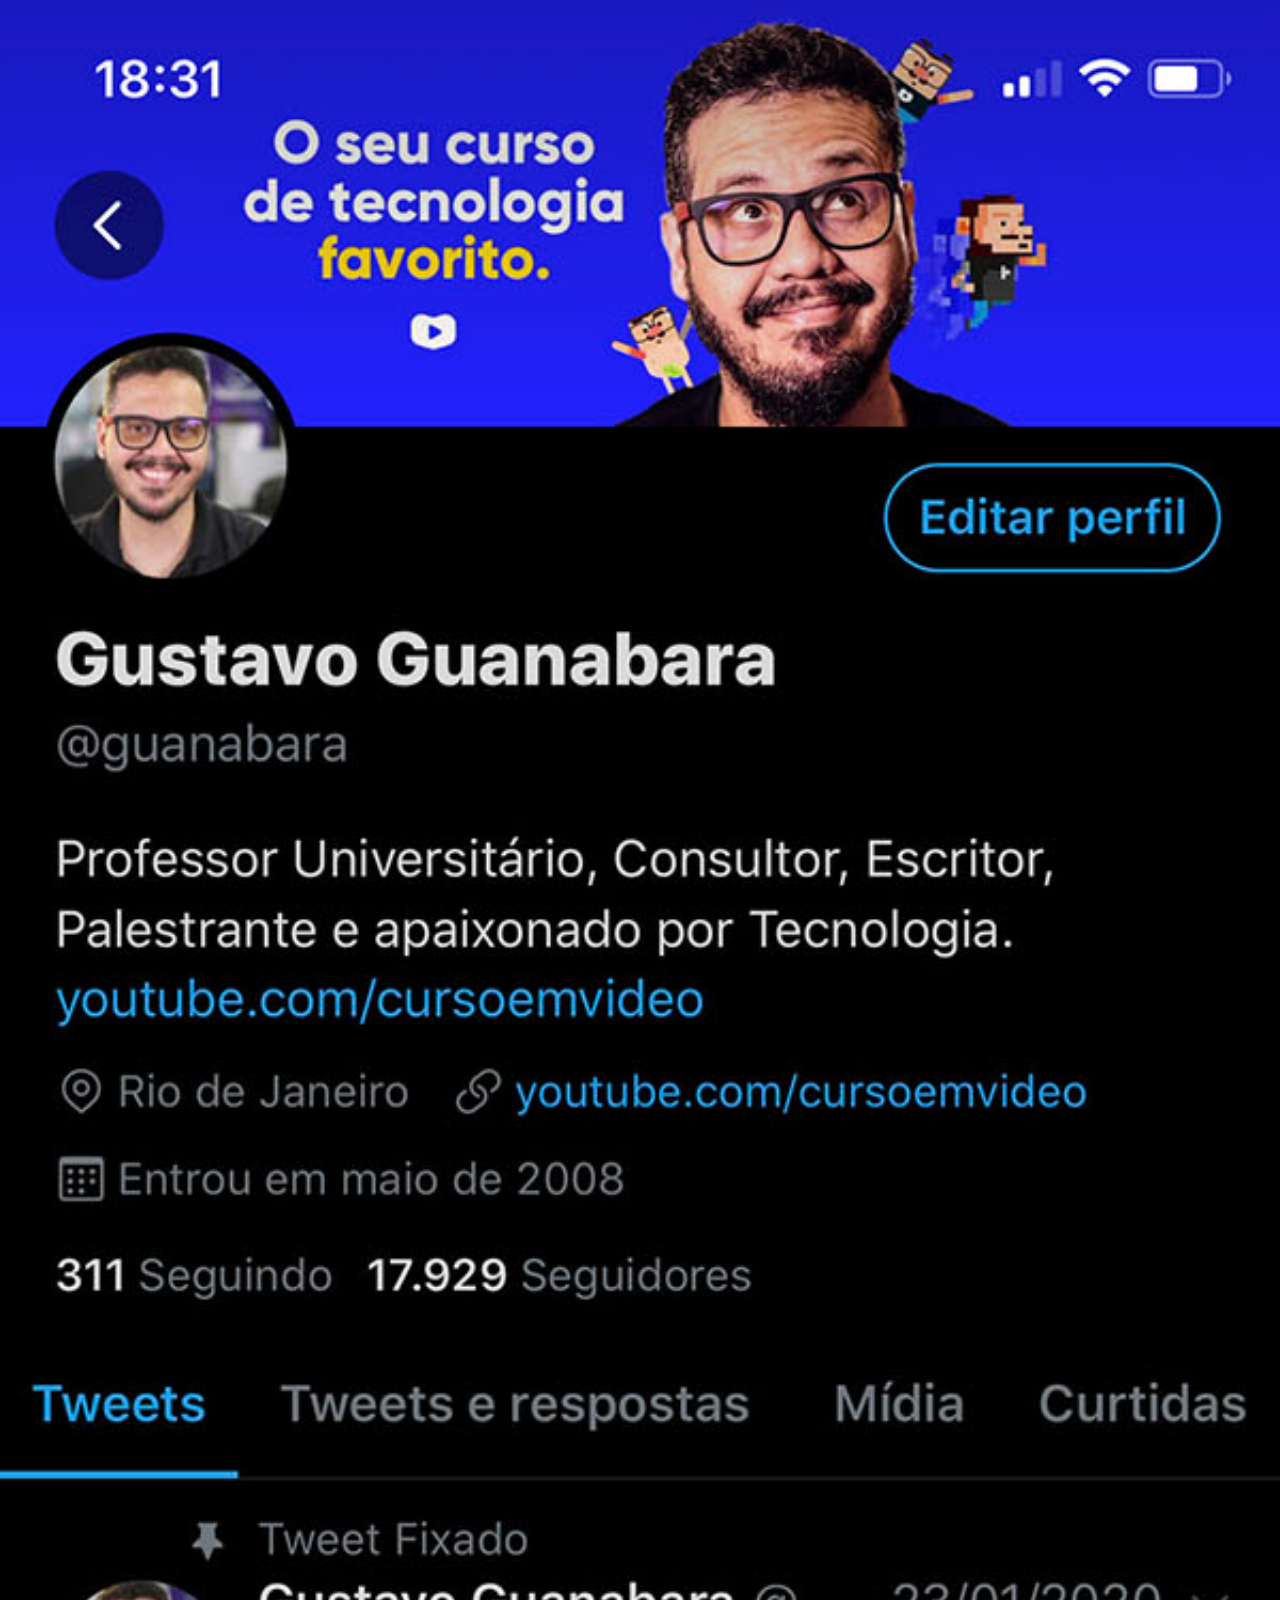
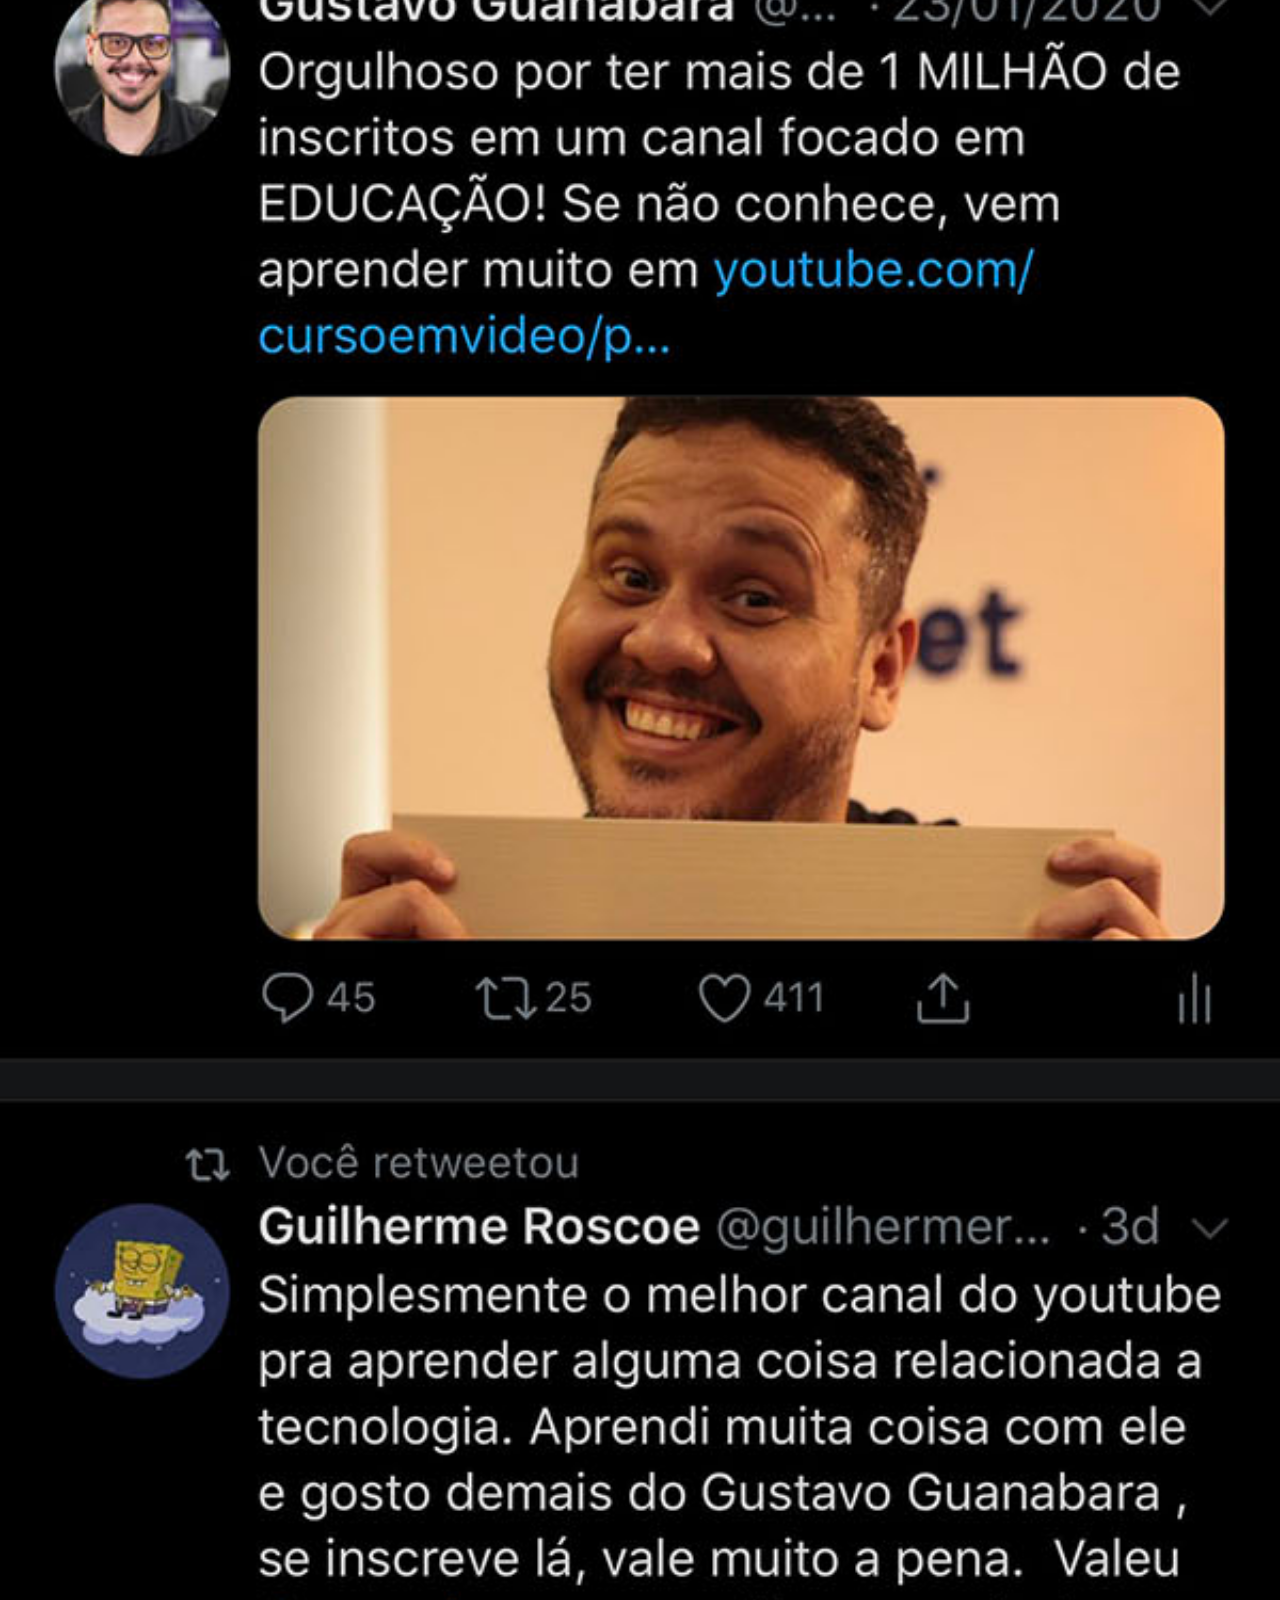
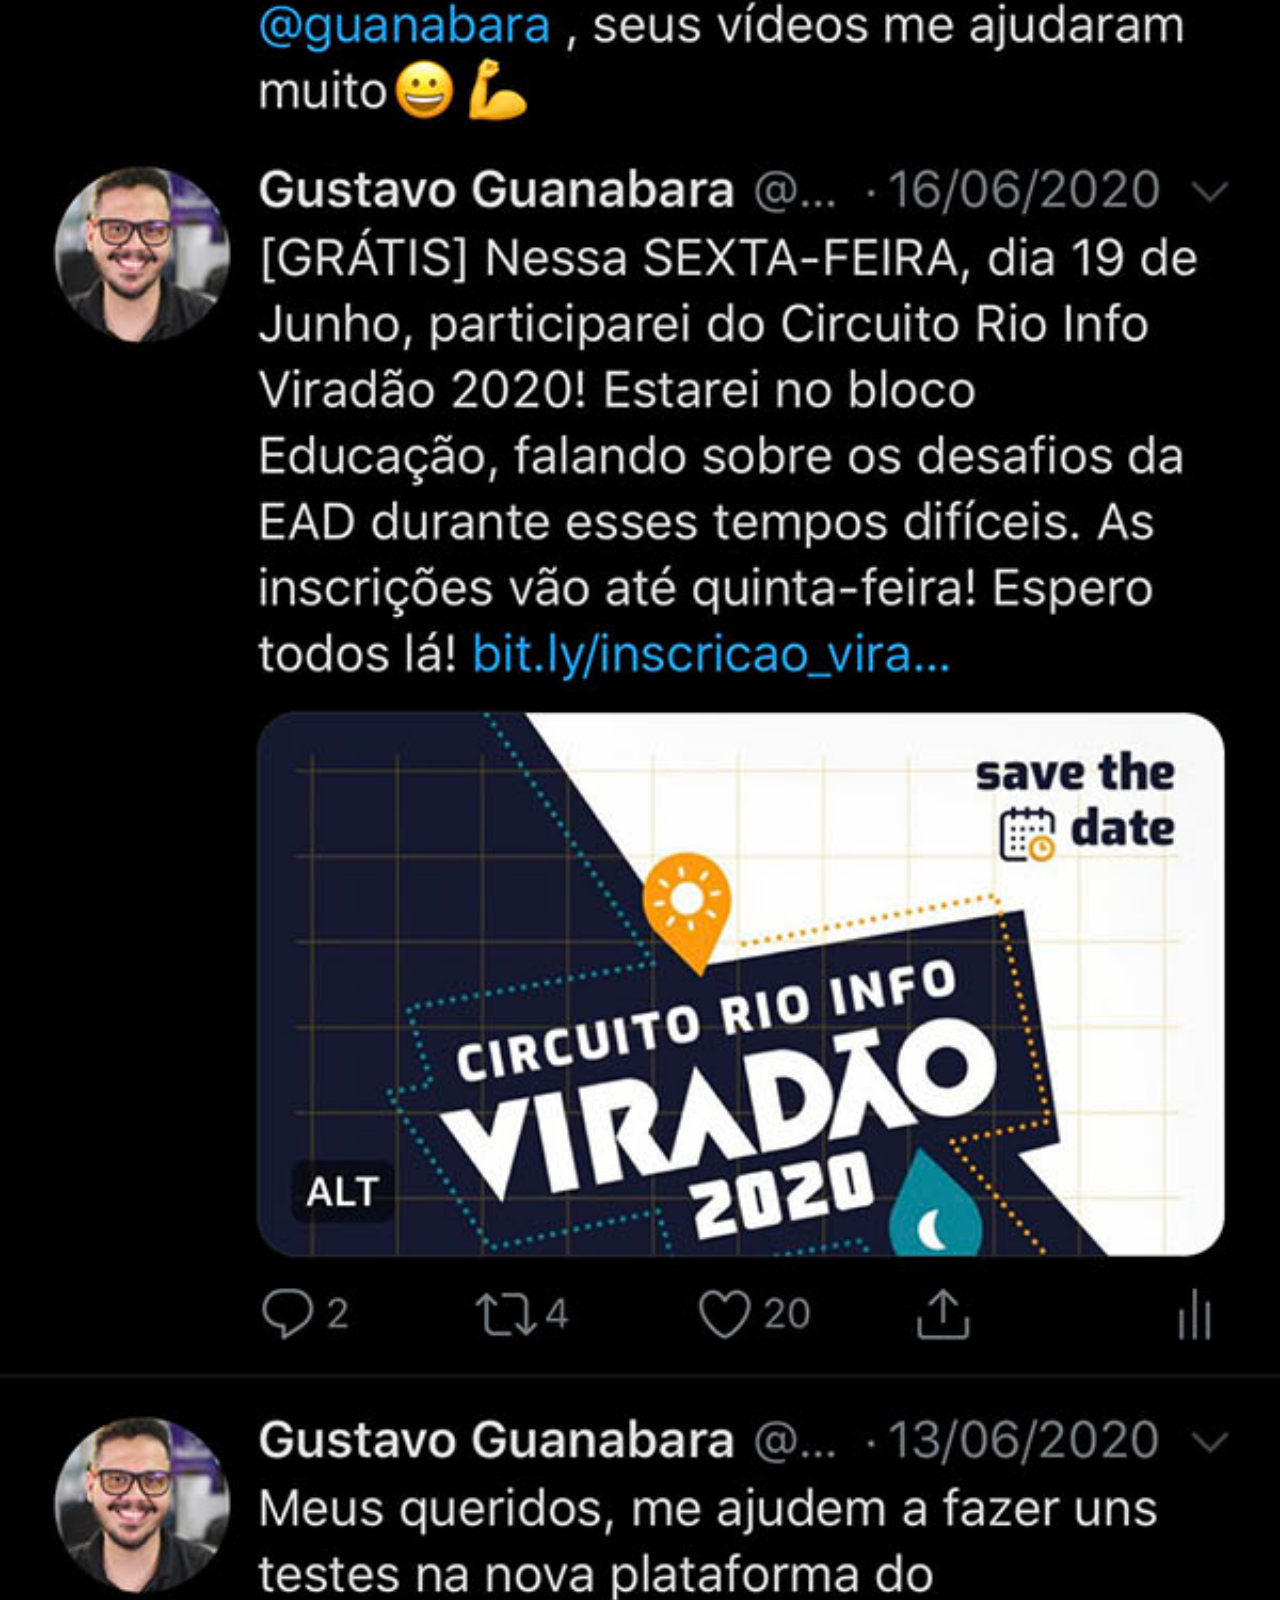
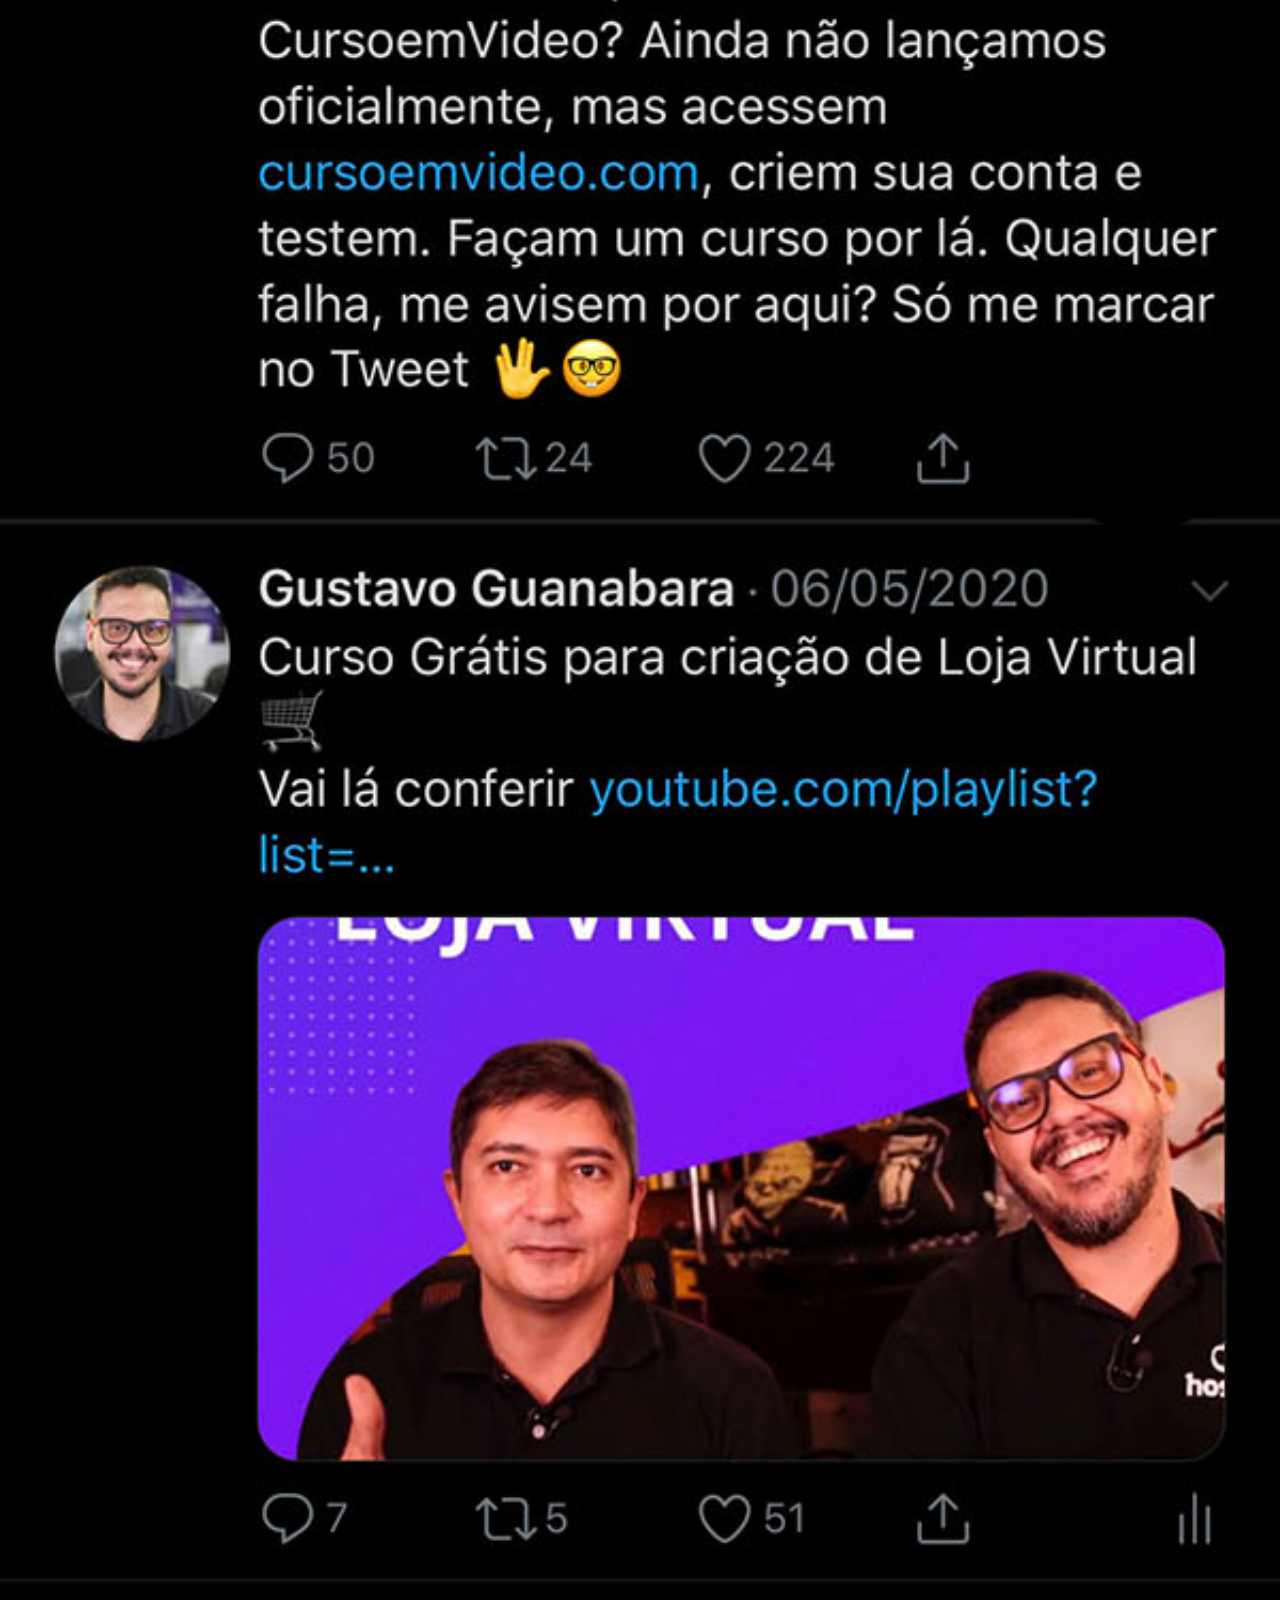
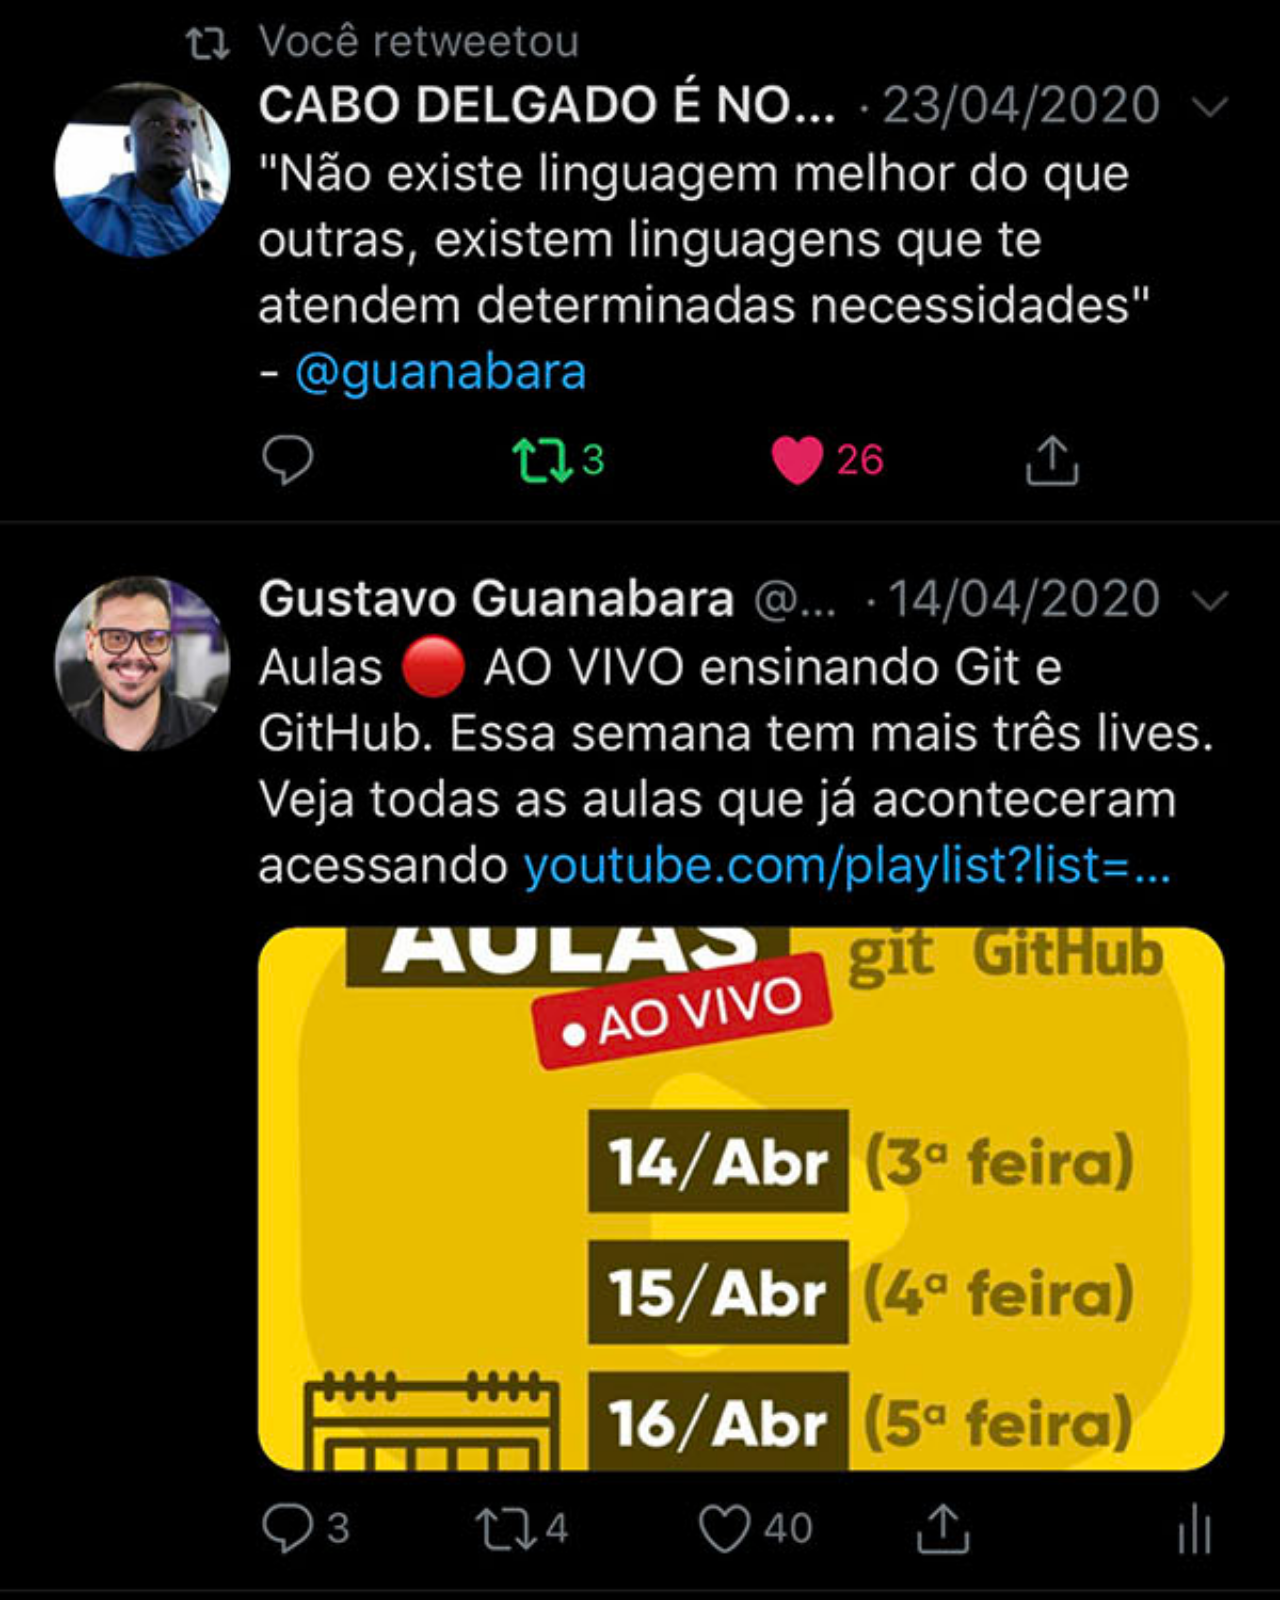
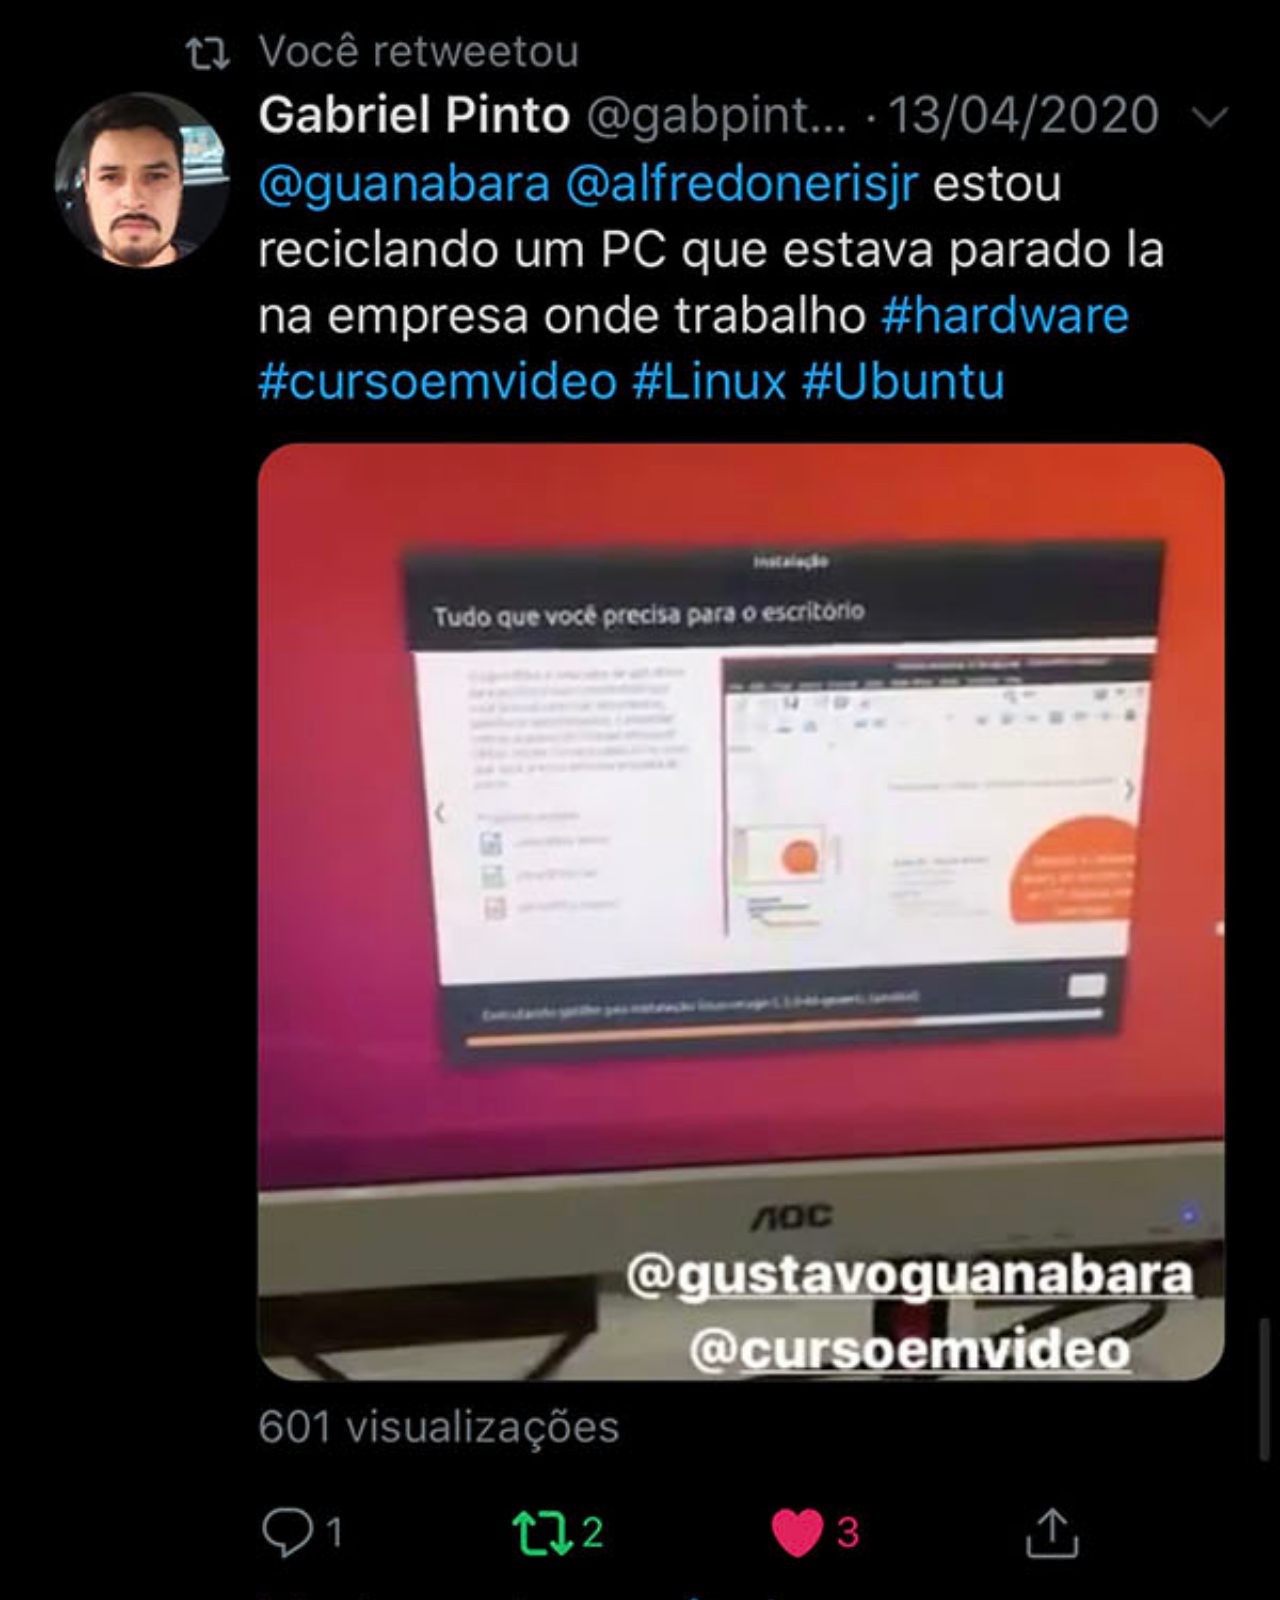
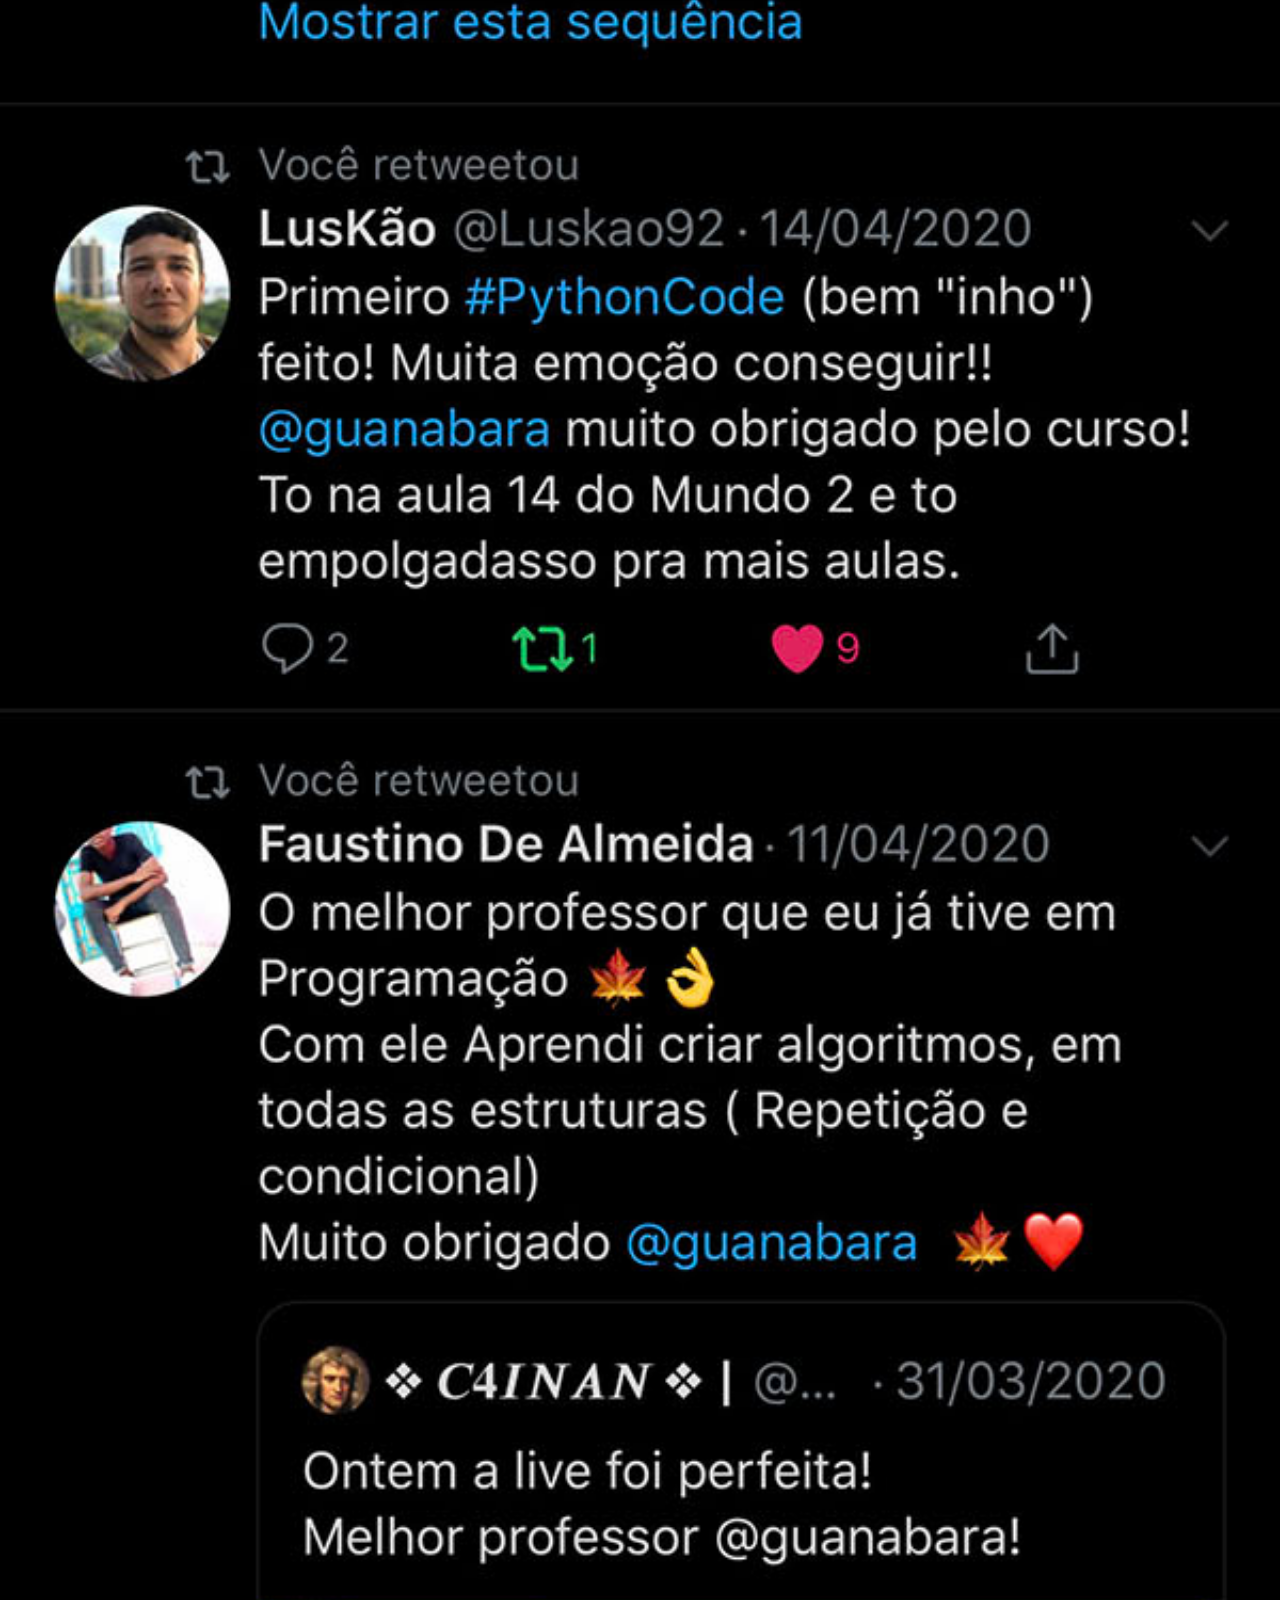
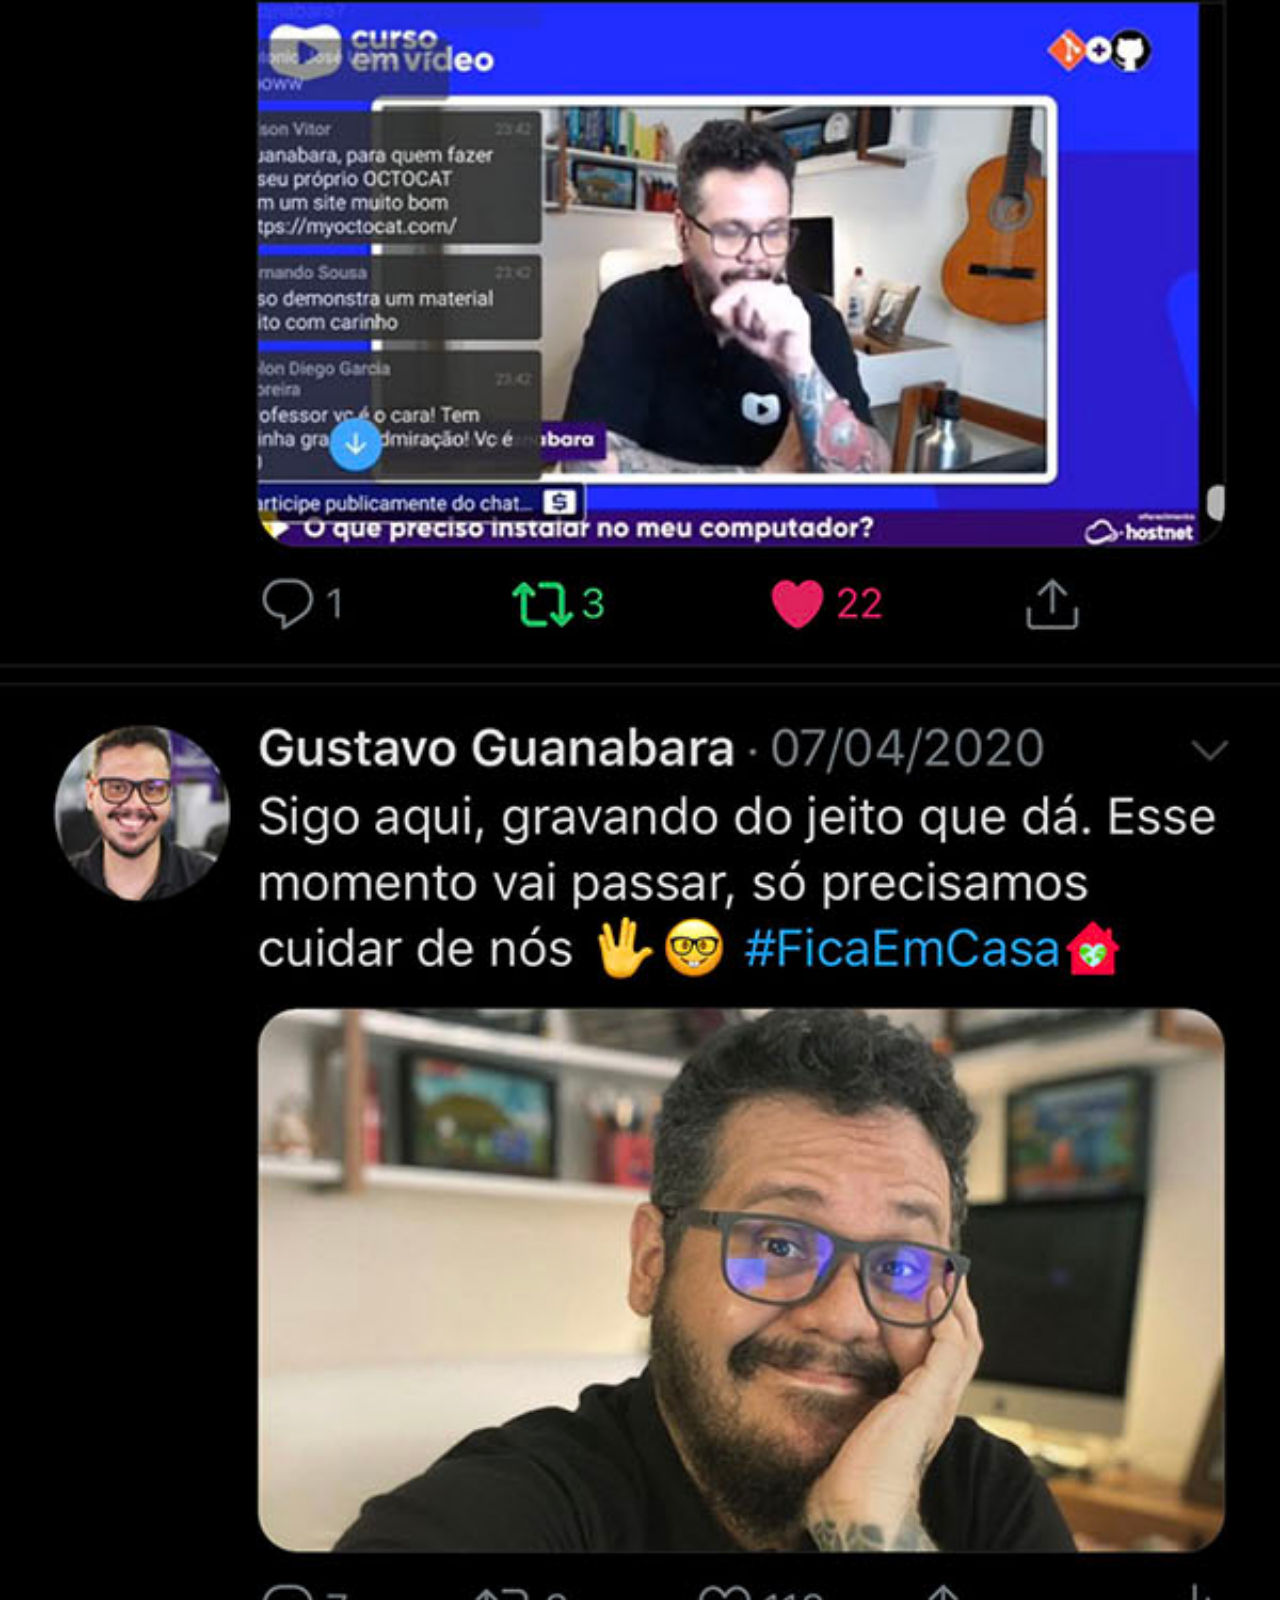
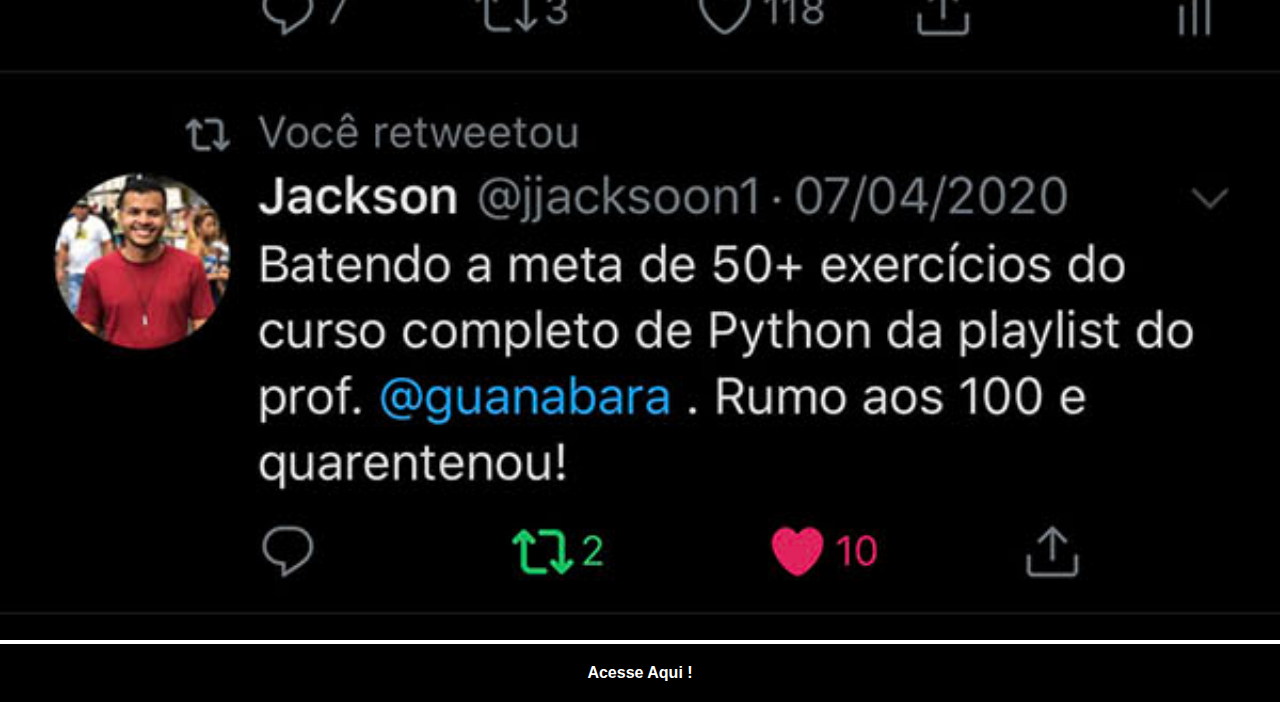
<file: twitter.html>
<!DOCTYPE html>
<html lang="pt-br">
<head>
    <meta charset="UTF-8">
    <meta name="viewport" content="width=device-width, initial-scale=1.0">
    <title>Twitter</title>
    <link rel="stylesheet" href="style/social.css">
</head>
<body>
    <img src="imagens/tela-twitter.jpg" alt="Twitter">
    <a href="https://x.com/guanabara" target="_blank">Acesse Aqui !</a>
</body>
</html>
</file>
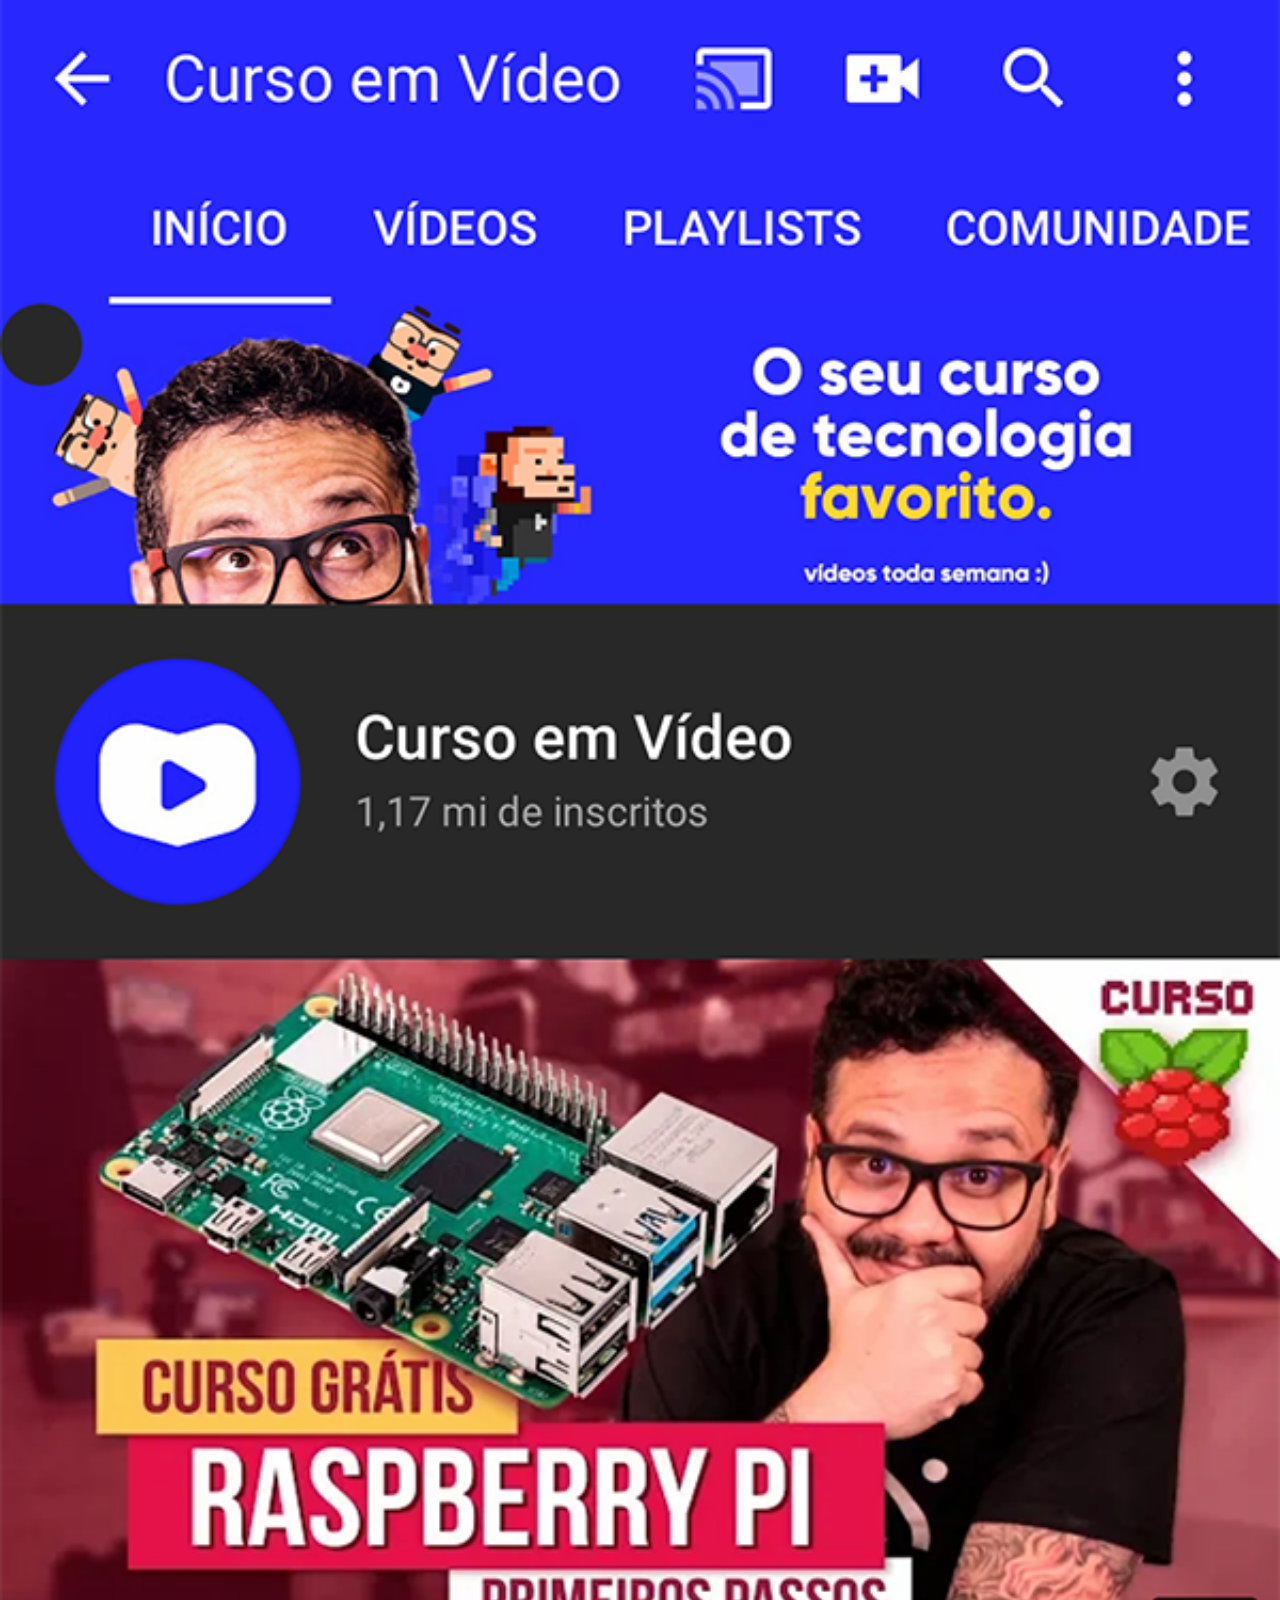
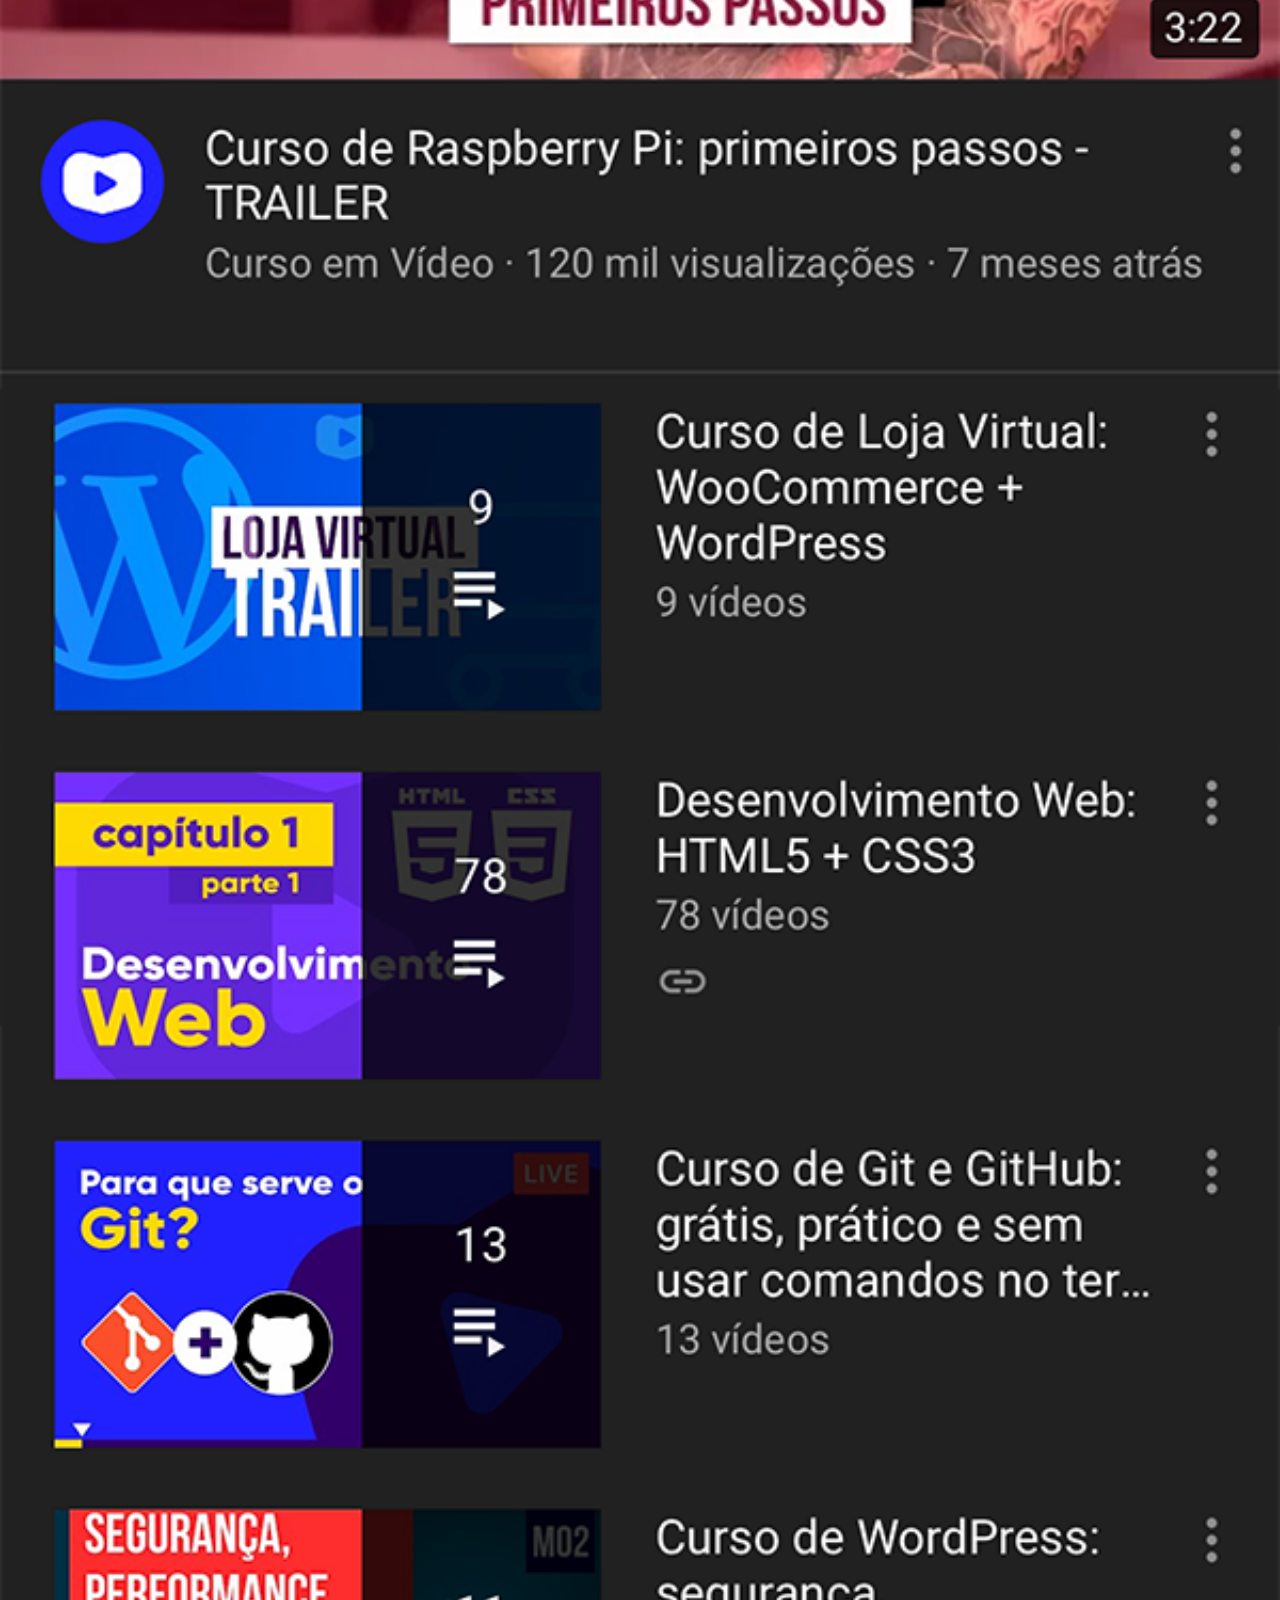
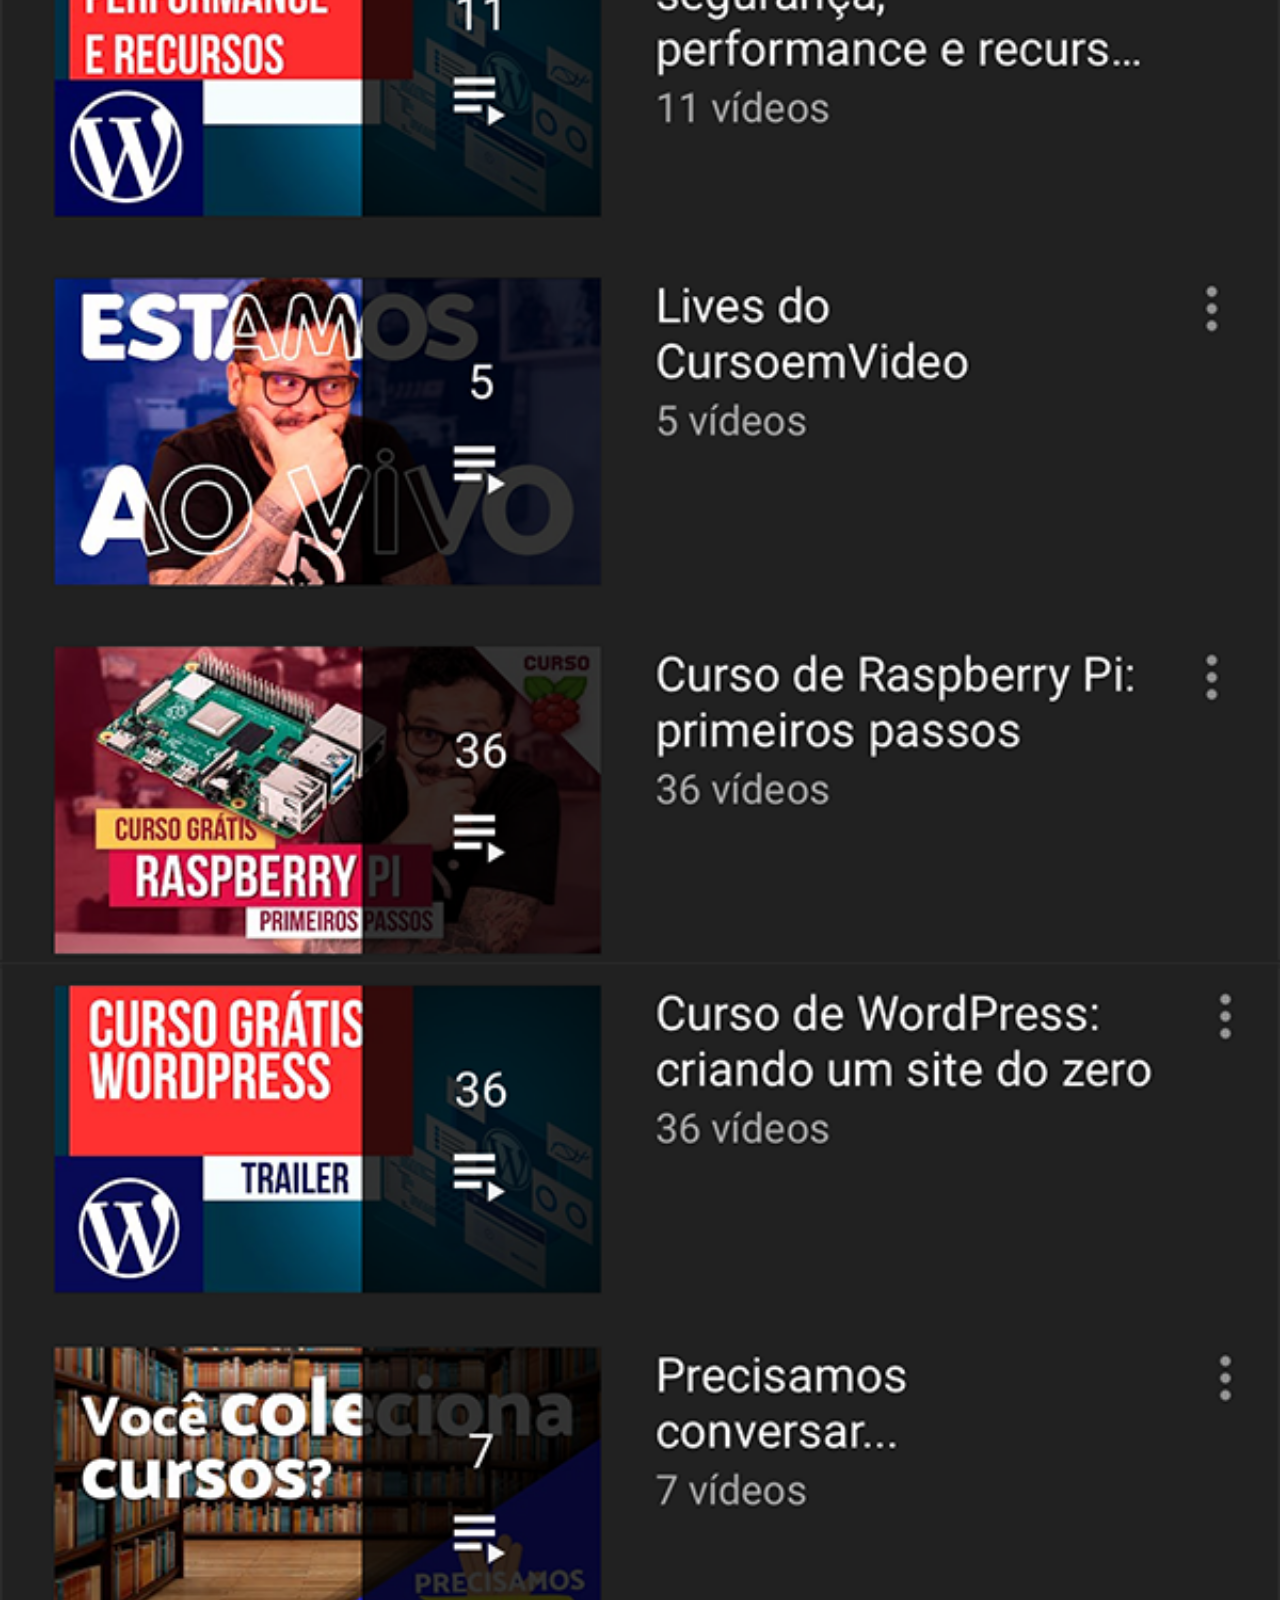
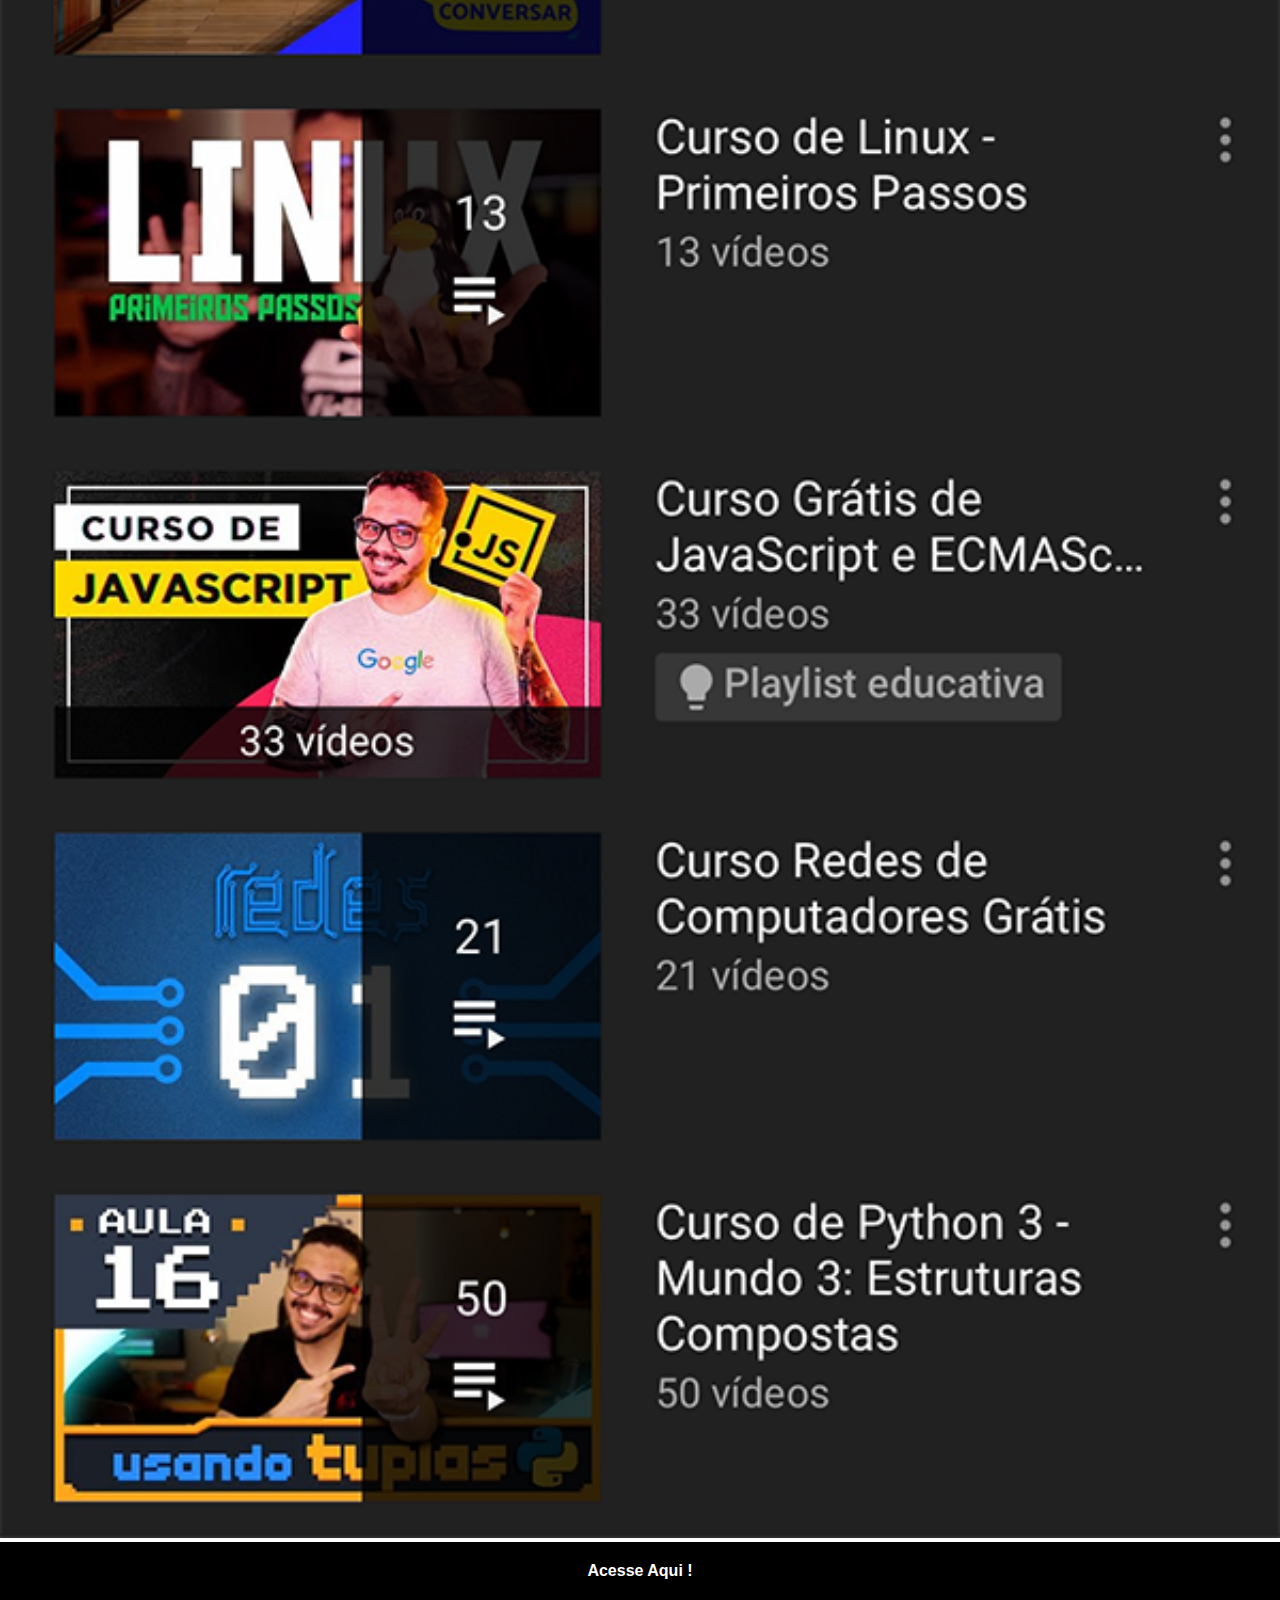
<file: youtube.html>
<!DOCTYPE html>
<html lang="pt-br">
<head>
    <meta charset="UTF-8">
    <meta name="viewport" content="width=device-width, initial-scale=1.0">
    <title>Youtube</title>
    <link rel="stylesheet" href="style/social.css">
</head>
<body>
    <img src="imagens/tela-youtube.png" alt="Youtube">
    <a href="https://www.youtube.com/c/CursoemVídeo" target="_blank">Acesse Aqui !</a>
</body>
</html>
</file>
<file: style/style.css>
@charset "UTF-8";

*{
    margin: 0px;
    padding: 0px;
}

html, body{
    height: 100vh;
    width: 100vw;
    background-color: black;
}

body{
    background: black url(../imagens/fundo-madeira.jpg) no-repeat top center fixed;
    background-size: cover;
}

main{
    position: relative;
    height: 100vh;
}

section#telefone{
    position: absolute;
    top: 50%;
    left: 50%;
    transform: translate(-50%, -50%);

    height: 627px;
    width: 307px;
    background: url(../imagens/frame-iphone.png) center no-repeat ;
}

iframe#tela{
    position: relative;
    top: 80px;
    left: 20px;
    width: 267px;
    height: 470.7px;
}

section#redes-sociais{
    text-align: right;
}

section#redes-sociais img{
    width: 50px;
    margin: 6px;
    border-radius: 50%;
    box-shadow: 2px 2px 5px rgba(0, 0, 0, 0.541);
    box-sizing: border-box;
}

section#redes-sociais img:hover{
    border: 3px solid rgba(255, 255, 255, 0.644);
    transform: translate(-3px, -3px);
    box-shadow: 5px 5px 10px rgba(0, 0, 0, 0.671);
    transition: transform 0.5s, border 0.1s;
}
</file>
<file: style/social.css>
@charset "UTF-8";

*{
        margin: 0px;
        padding: 0px;
        font-family: Arial, Helvetica, sans-serif;
}

::-webkit-scrollbar{
        width: 0px;
        height: 0px;
}

img{
    width: 100vw;
}

a{
    display: block;
    background-color: black;
    padding: 20px;
    text-align: center;
    font-weight: bolder;
    text-decoration: none;
    color: white;
}

a:hover{
    background-color: white;
    color: black;
}
</file>
